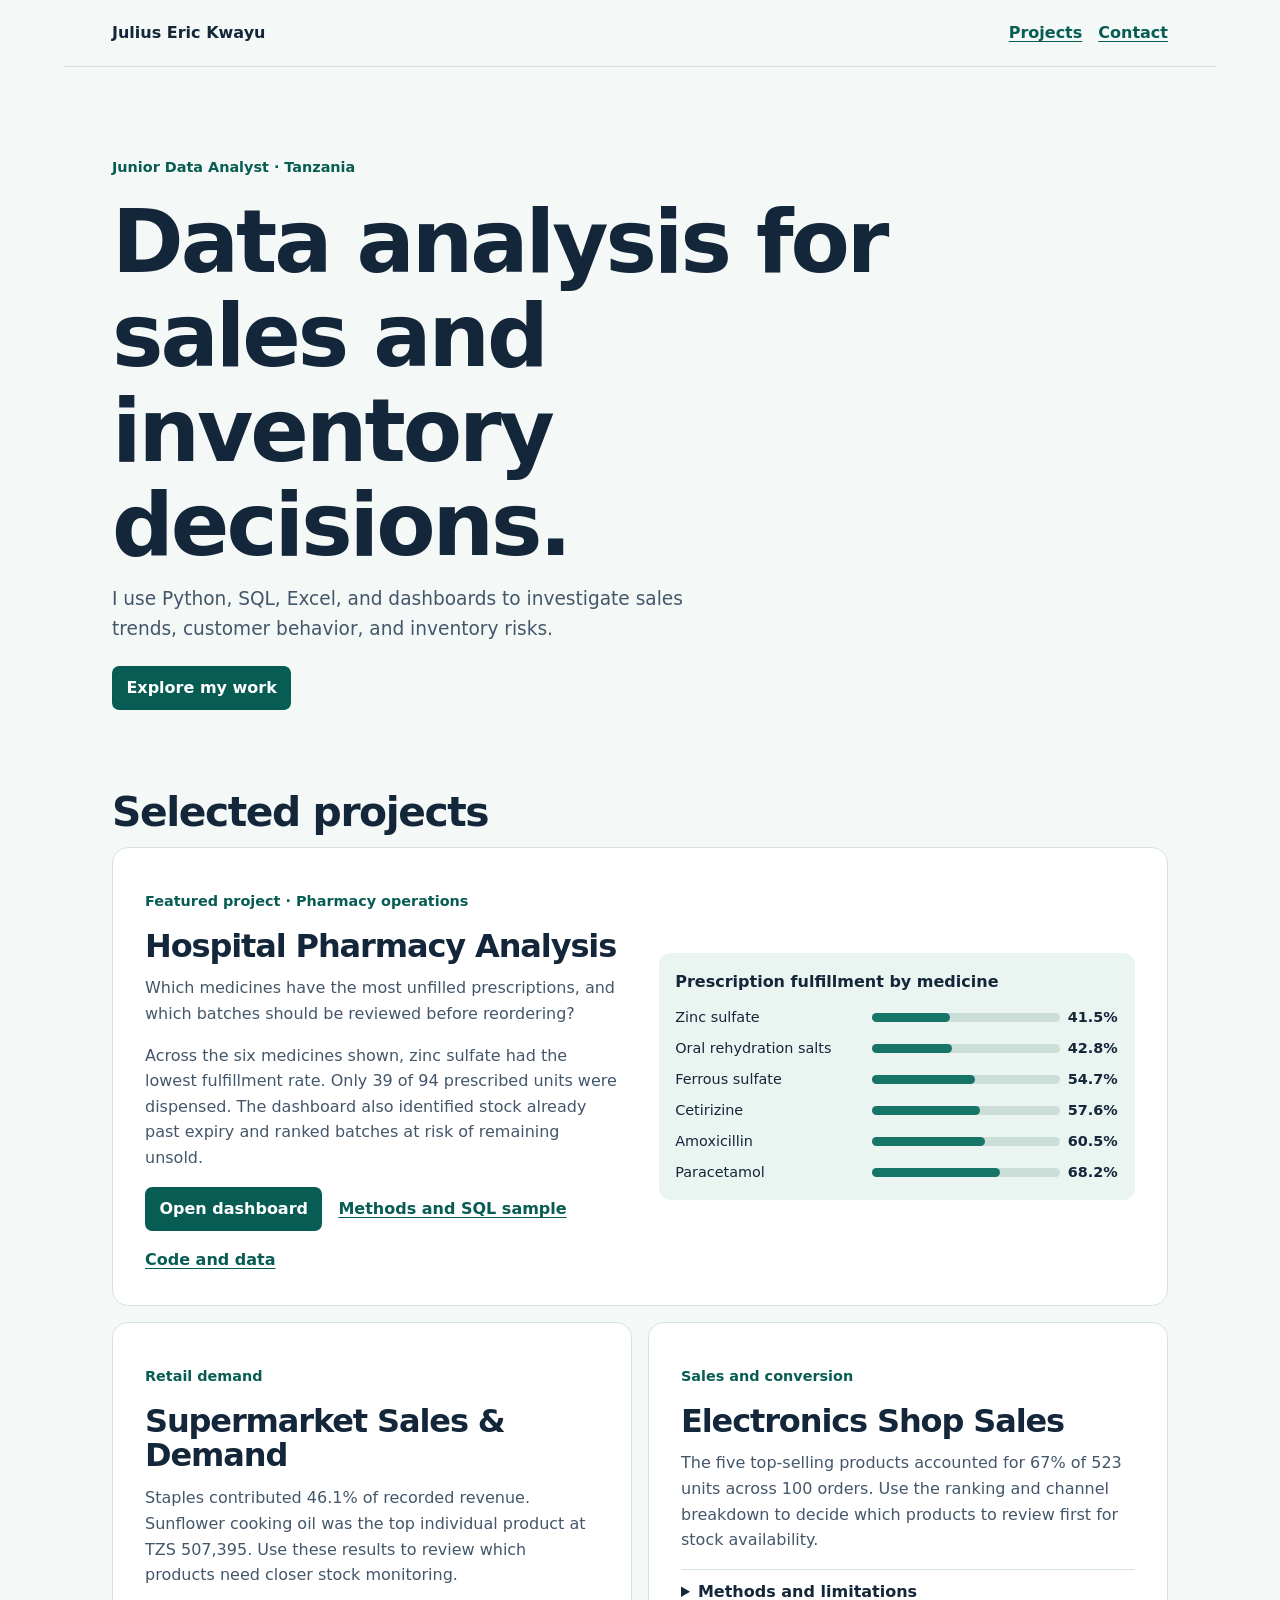
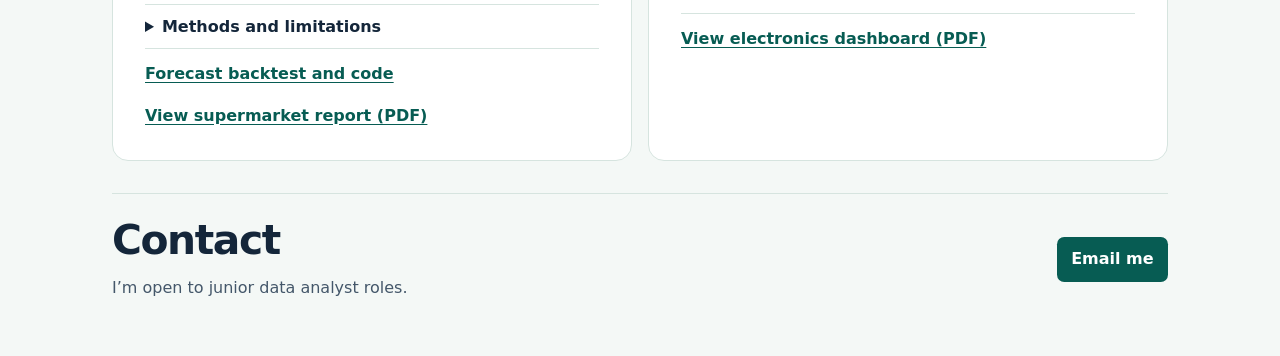
<file: index.html>
<!doctype html>
<html lang="en">
<head>
<meta charset="utf-8">
<meta name="viewport" content="width=device-width, initial-scale=1">
<meta name="description" content="Julius Eric Kwayu, junior data analyst in Tanzania. Explore pharmacy operations, supermarket demand, and electronics sales projects.">
<title>Julius Eric Kwayu | Data Analytics Portfolio</title>
<link rel="stylesheet" href="portfolio.css">
</head>
<body>
<header class="wrap bar">
<a class="name" href="/">Julius Eric Kwayu</a>
<nav aria-label="Main navigation"><a href="#projects">Projects</a><a href="#contact">Contact</a></nav>
</header>
<main class="wrap">
<section class="hero" aria-labelledby="intro">
<p class="label">Junior Data Analyst · Tanzania</p>
<h1 id="intro">Data analysis for sales and inventory decisions.</h1>
<p class="intro">I use Python, SQL, Excel, and dashboards to investigate sales trends, customer behavior, and inventory risks.</p>
<a class="button" href="#projects">Explore my work</a>
</section>

<section id="projects" aria-labelledby="project-title">
<h2 id="project-title">Selected projects</h2>
<article class="featured panel">
<div>
<p class="label">Featured project · Pharmacy operations</p>
<h3>Hospital Pharmacy Analysis</h3>
<p>Which medicines have the most unfilled prescriptions, and which batches should be reviewed before reordering?</p>
<p>Across the six medicines shown, zinc sulfate had the lowest fulfillment rate. Only 39 of 94 prescribed units were dispensed. The dashboard also identified stock already past expiry and ranked batches at risk of remaining unsold.</p>
<div class="actions"><a class="button" href="pharmacy_dashboard.html">Open dashboard</a><a href="pharmacy-methods.html">Methods and SQL sample</a><a href="reproducible-analysis.html">Code and data</a></div>
</div>
<figure aria-label="Prescription fulfillment rates for six medicines">
<figcaption>Prescription fulfillment by medicine</figcaption>
<ul class="chart">
<li><span>Zinc sulfate</span><span class="track"><span style="--rate:41.5%"></span></span><b>41.5%</b></li>
<li><span>Oral rehydration salts</span><span class="track"><span style="--rate:42.8%"></span></span><b>42.8%</b></li>
<li><span>Ferrous sulfate</span><span class="track"><span style="--rate:54.7%"></span></span><b>54.7%</b></li>
<li><span>Cetirizine</span><span class="track"><span style="--rate:57.6%"></span></span><b>57.6%</b></li>
<li><span>Amoxicillin</span><span class="track"><span style="--rate:60.5%"></span></span><b>60.5%</b></li>
<li><span>Paracetamol</span><span class="track"><span style="--rate:68.2%"></span></span><b>68.2%</b></li>
</ul>
</figure>
</article>

<div class="grid">
<article class="panel">
<p class="label">Retail demand</p>
<h3>Supermarket Sales &amp; Demand</h3>
<p>Staples contributed 46.1% of recorded revenue. Sunflower cooking oil was the top individual product at TZS 507,395. Use these results to review which products need closer stock monitoring.</p>
<details><summary>Methods and limitations</summary><p>The report aggregates workbook revenue by product and category, groups units sold into complete Monday–Sunday weeks, and checks 100 transactions using 1.5×IQR limits. It presents a next-full-week projection for black tea, laundry soap, and rice. The report does not document the forecast model or its historical accuracy.</p></details>
<p><a href="reproducible-analysis.html#supermarket">Forecast backtest and code</a></p>
<a href="supermarket-sales-analysis.pdf">View supermarket report (PDF)</a>
</article>
<article class="panel">
<p class="label">Sales and conversion</p>
<h3>Electronics Shop Sales</h3>
<p>The five top-selling products accounted for 67% of 523 units across 100 orders. Use the ranking and channel breakdown to decide which products to review first for stock availability.</p>
<details><summary>Methods and limitations</summary><p>Revenue is quantity ordered multiplied by unit price and then summed by product. The next-quarter mix assumes Q4 2023 shares carry forward. Inquiry and social account fields are simulated. The report gives no ad spend or currency, so it cannot estimate advertising cost per sale or return on ad spend.</p></details>
<a href="electronics-sales-dashboard.pdf">View electronics dashboard (PDF)</a>
</article>
</div>
</section>
<section id="contact" class="contact" aria-labelledby="contact-title">
<div><h2 id="contact-title">Contact</h2><p>I’m open to junior data analyst roles.</p></div>
<a class="button" href="mailto:juliuseric15@gmail.com">Email me</a>
</section>
</main>
</body>
</html>
</file>
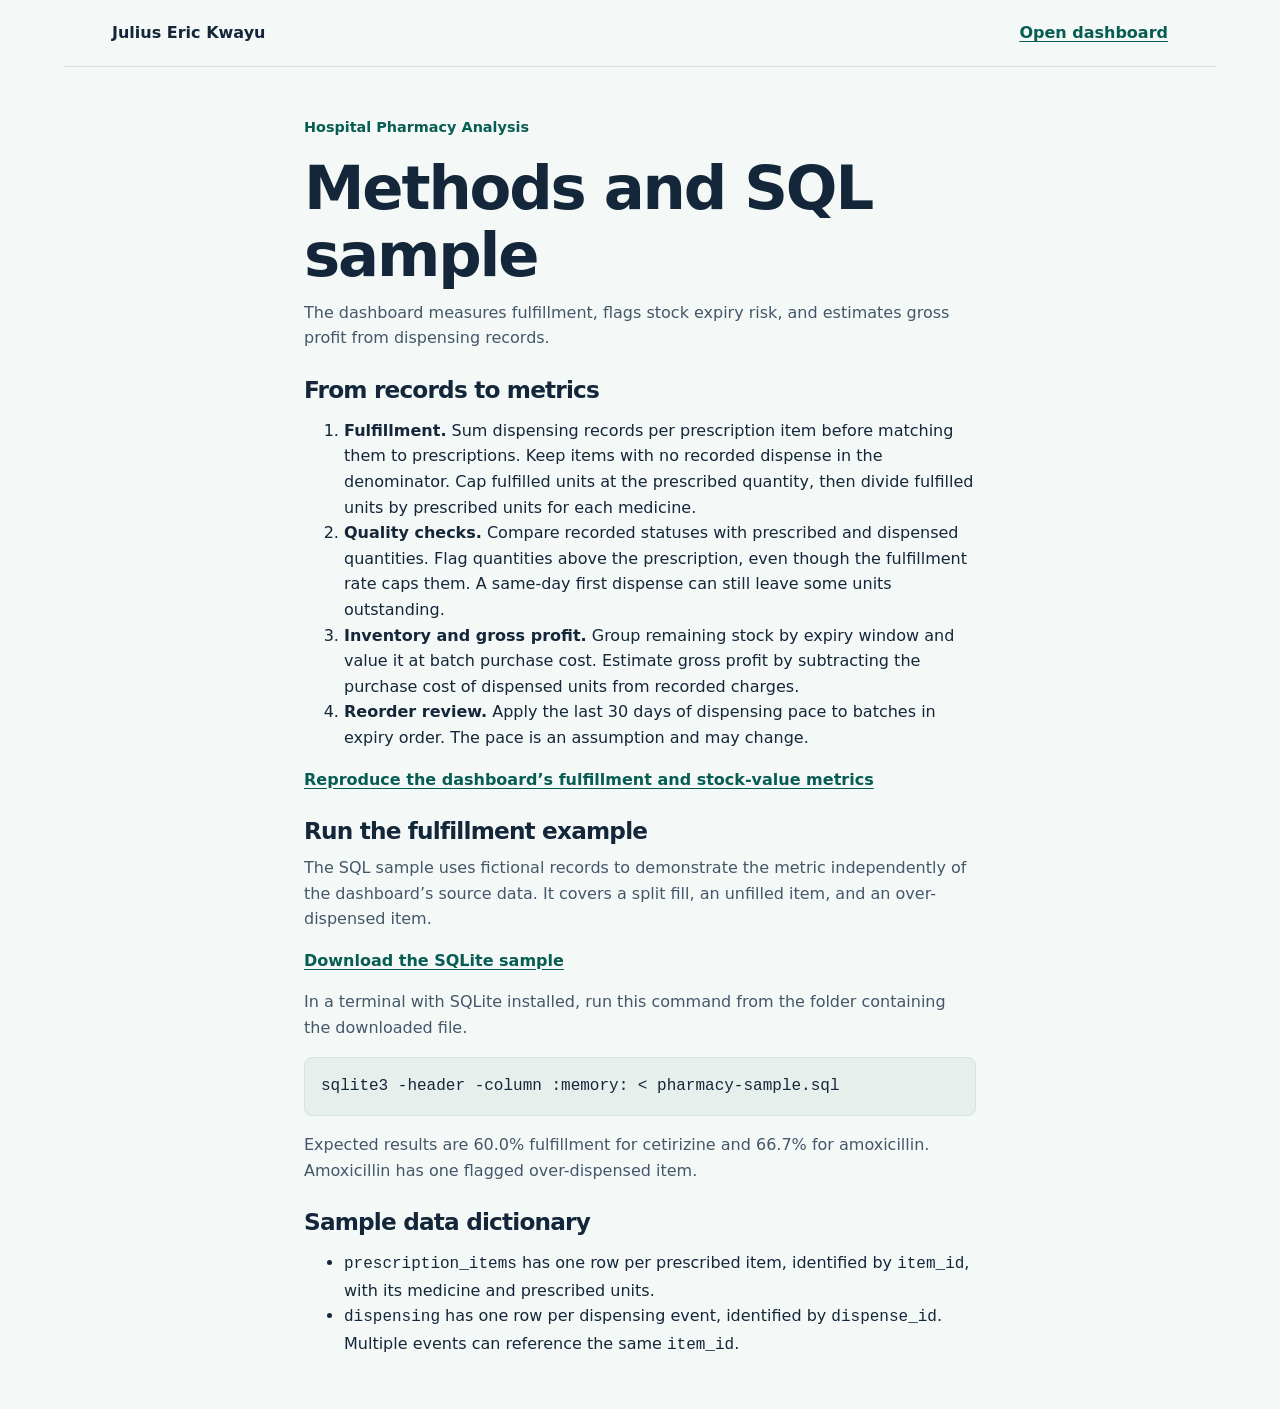
<file: pharmacy-methods.html>
<!doctype html>
<html lang="en">
<head>
<meta charset="utf-8">
<meta name="viewport" content="width=device-width, initial-scale=1">
<title>Pharmacy Analysis Methods | Julius Eric Kwayu</title>
<link rel="stylesheet" href="portfolio.css">
</head>
<body>
<header class="wrap bar"><a class="name" href="index.html#projects">Julius Eric Kwayu</a><a href="pharmacy_dashboard.html">Open dashboard</a></header>
<main class="wrap methods">
<p class="label">Hospital Pharmacy Analysis</p>
<h1>Methods and SQL sample</h1>
<p>The dashboard measures fulfillment, flags stock expiry risk, and estimates gross profit from dispensing records.</p>
<h2>From records to metrics</h2>
<ol>
<li><strong>Fulfillment.</strong> Sum dispensing records per prescription item before matching them to prescriptions. Keep items with no recorded dispense in the denominator. Cap fulfilled units at the prescribed quantity, then divide fulfilled units by prescribed units for each medicine.</li>
<li><strong>Quality checks.</strong> Compare recorded statuses with prescribed and dispensed quantities. Flag quantities above the prescription, even though the fulfillment rate caps them. A same-day first dispense can still leave some units outstanding.</li>
<li><strong>Inventory and gross profit.</strong> Group remaining stock by expiry window and value it at batch purchase cost. Estimate gross profit by subtracting the purchase cost of dispensed units from recorded charges.</li>
<li><strong>Reorder review.</strong> Apply the last 30 days of dispensing pace to batches in expiry order. The pace is an assumption and may change.</li>
</ol>
<p><a href="reproducible-analysis.html">Reproduce the dashboard’s fulfillment and stock-value metrics</a></p>
<h2>Run the fulfillment example</h2>
<p>The SQL sample uses fictional records to demonstrate the metric independently of the dashboard’s source data. It covers a split fill, an unfilled item, and an over-dispensed item.</p>
<p><a href="pharmacy-sample.sql" download>Download the SQLite sample</a></p>
<p>In a terminal with SQLite installed, run this command from the folder containing the downloaded file.</p>
<pre><code>sqlite3 -header -column :memory: &lt; pharmacy-sample.sql</code></pre>
<p>Expected results are 60.0% fulfillment for cetirizine and 66.7% for amoxicillin. Amoxicillin has one flagged over-dispensed item.</p>
<h2>Sample data dictionary</h2>
<ul>
<li><code>prescription_items</code> has one row per prescribed item, identified by <code>item_id</code>, with its medicine and prescribed units.</li>
<li><code>dispensing</code> has one row per dispensing event, identified by <code>dispense_id</code>. Multiple events can reference the same <code>item_id</code>.</li>
</ul>
</main>
</body>
</html>
</file>
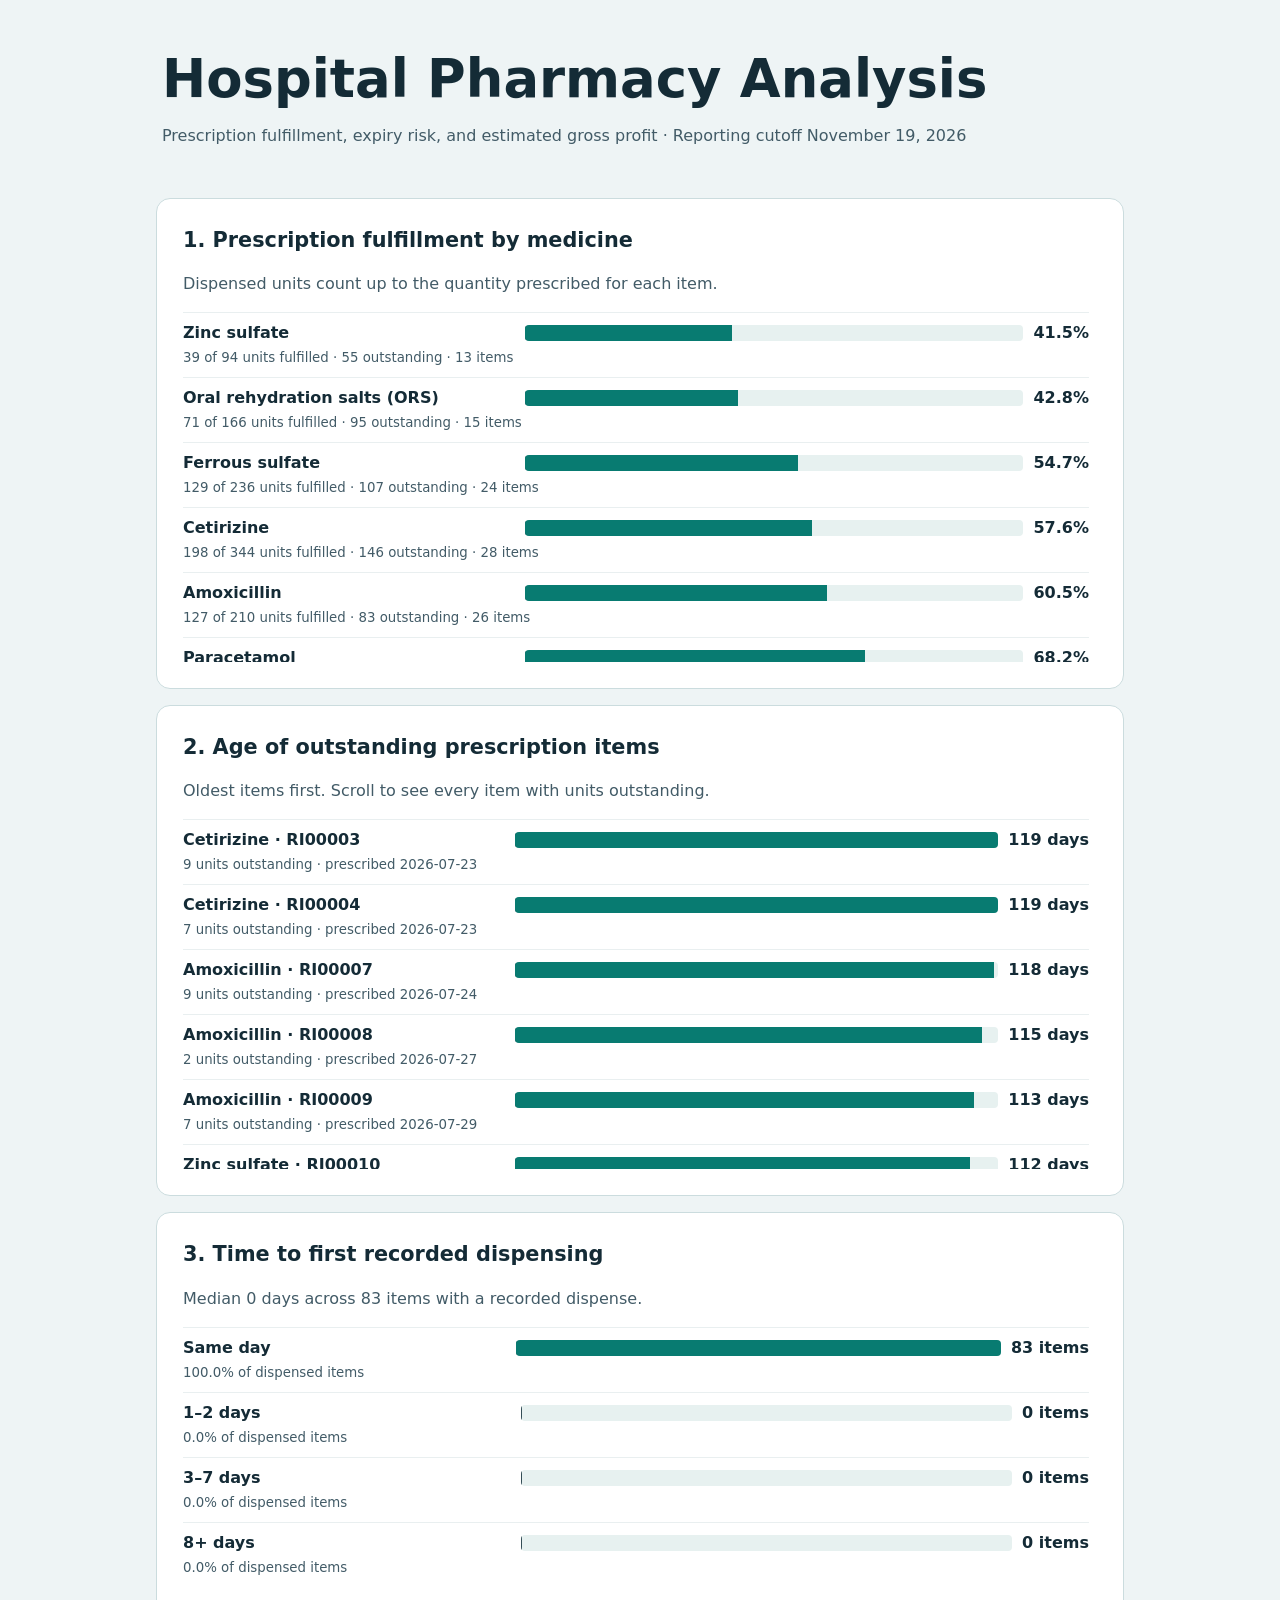
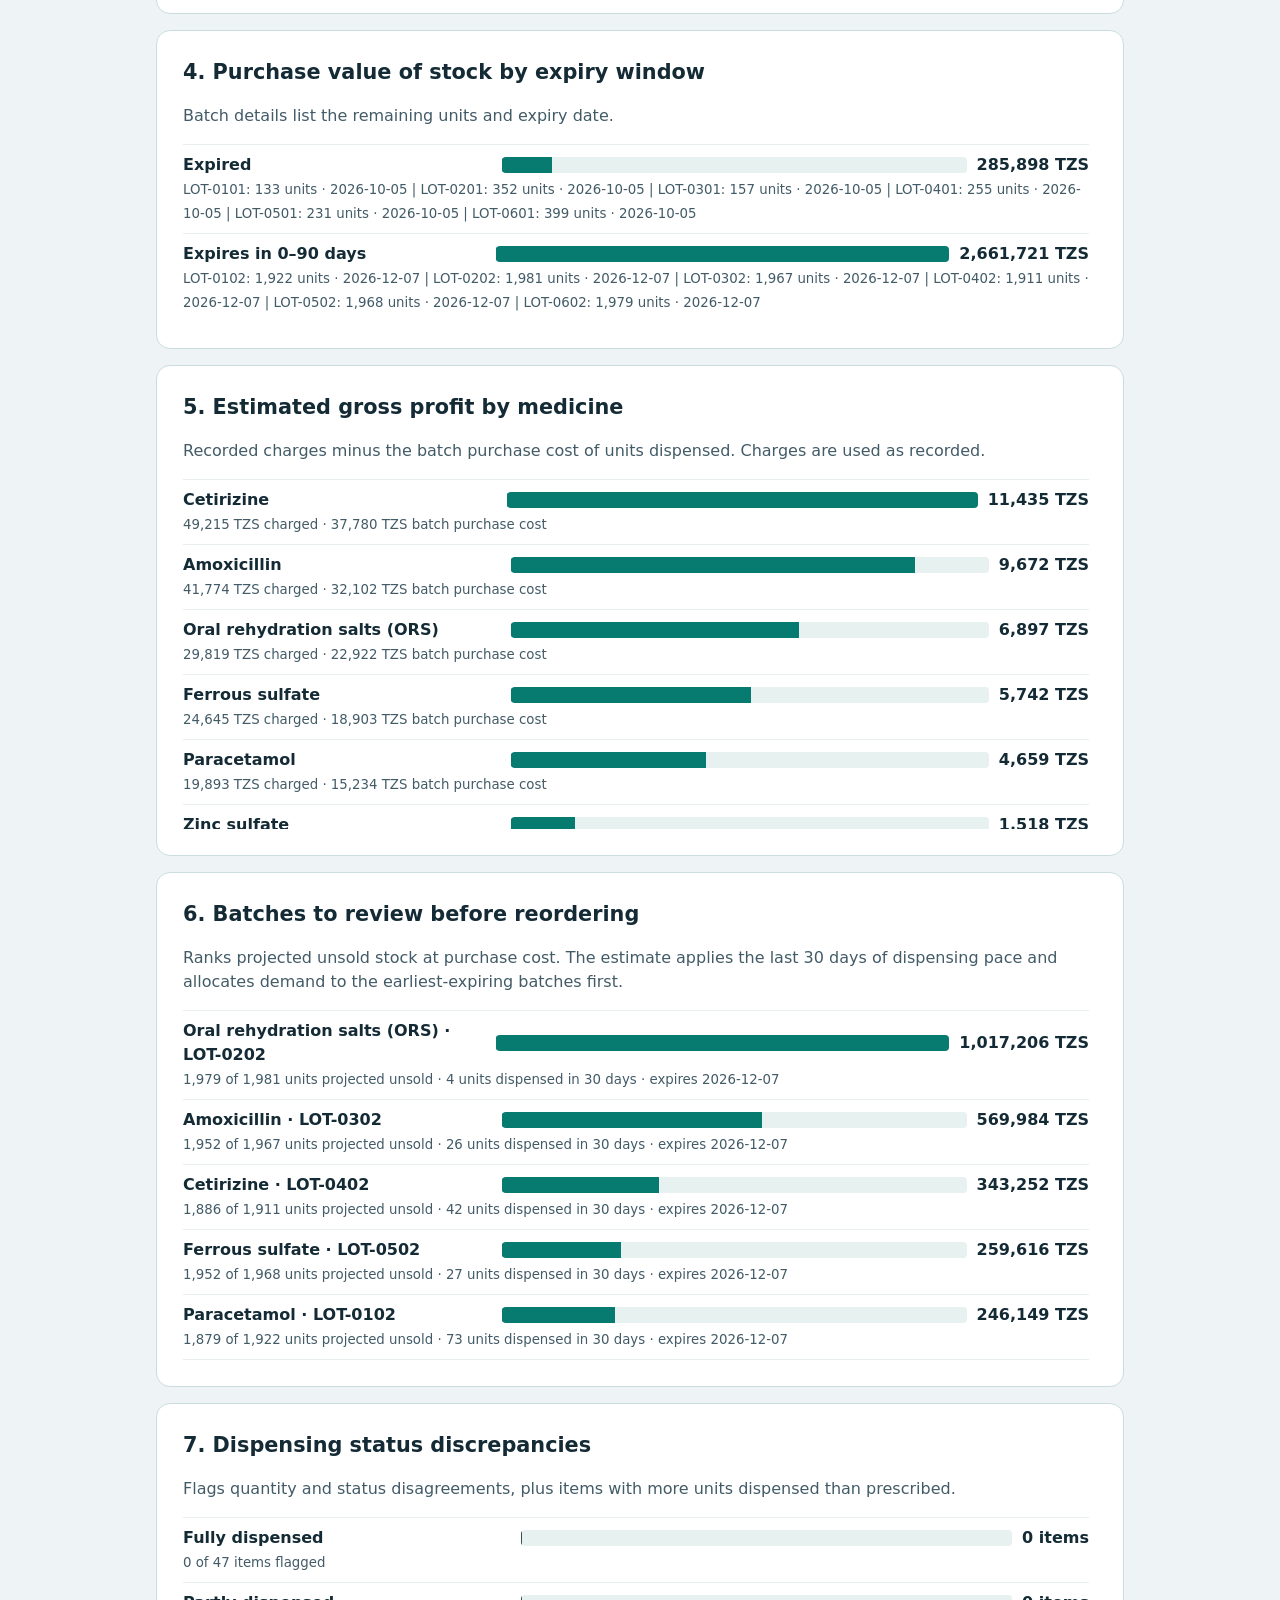
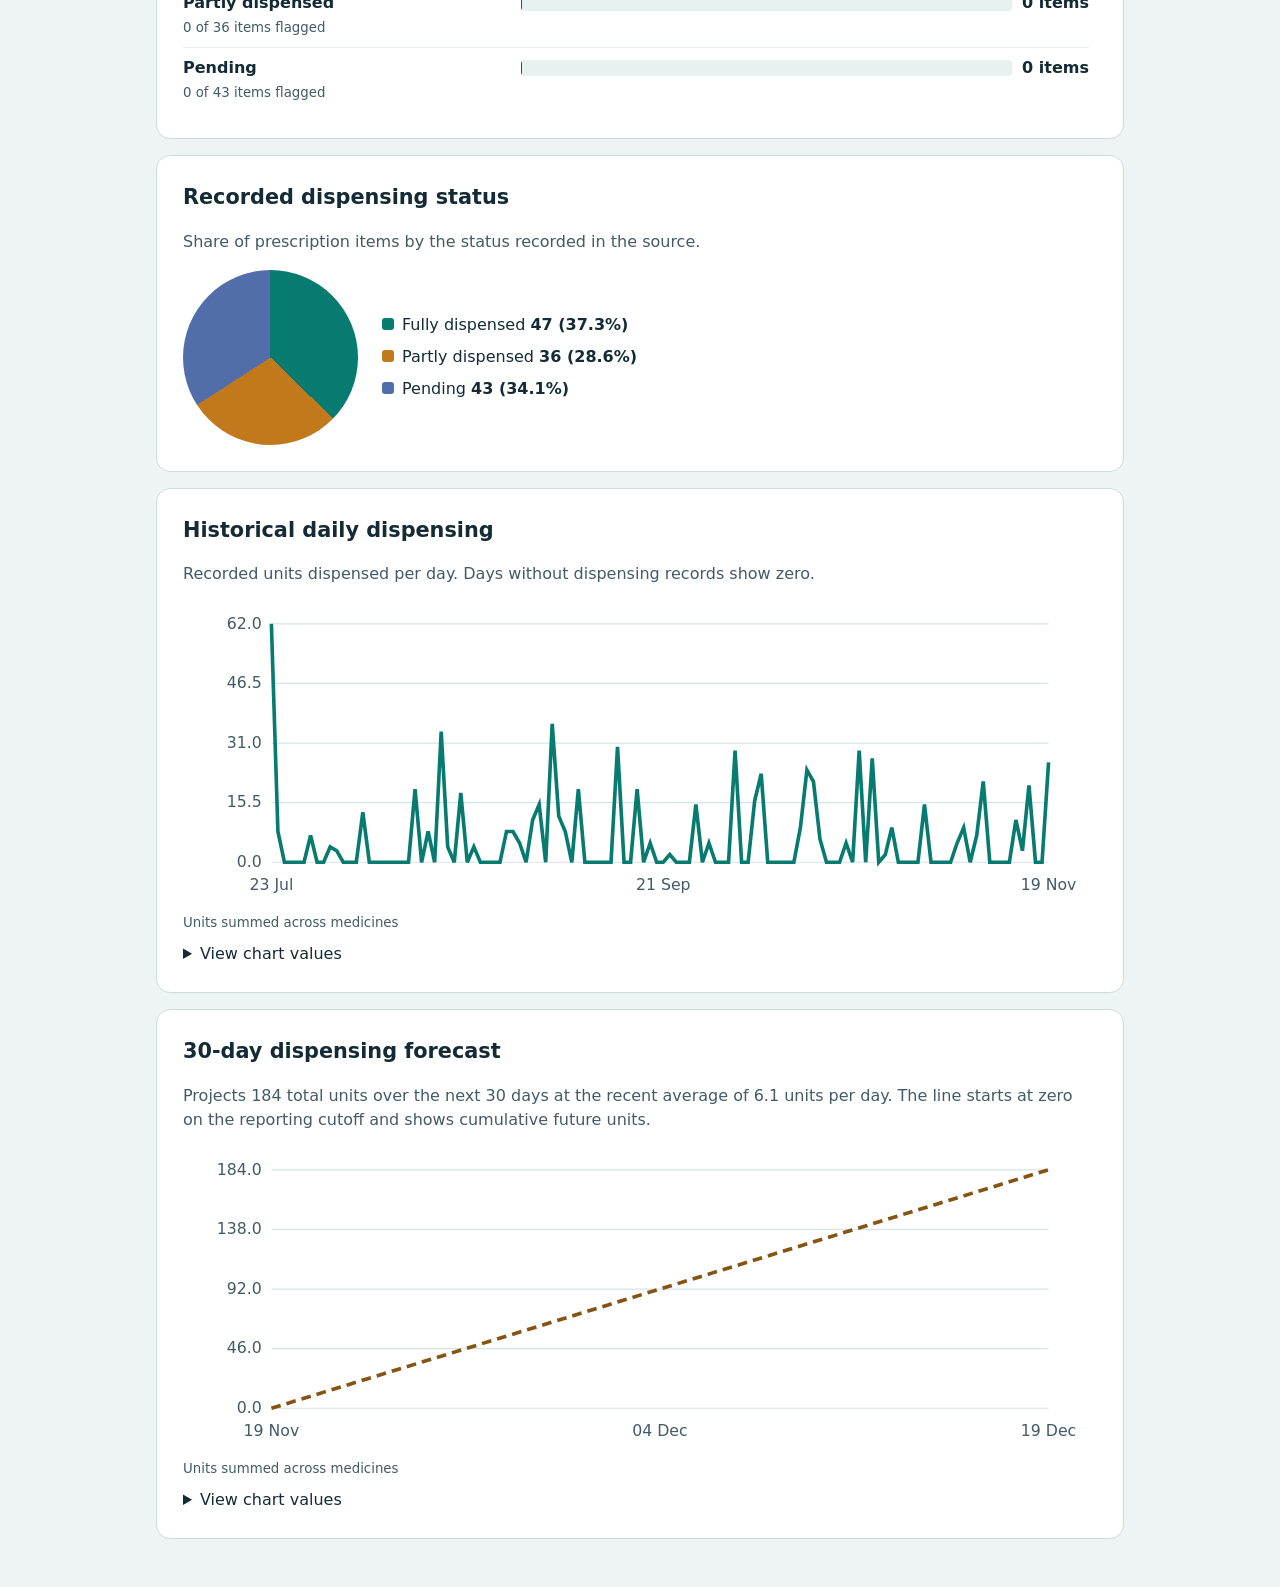
<file: pharmacy_dashboard.html>
<!doctype html>
<html lang="en"><head><meta charset="utf-8">
<meta name="viewport" content="width=device-width, initial-scale=1">
<title>Hospital Pharmacy Analysis</title>
<style>
* { box-sizing: border-box }
body { margin: 0; background: #eef4f5; color: #142b36; font: 16px/1.5 system-ui, sans-serif }
main { max-width: 1000px; margin: auto; padding: 32px 16px }
h1 { margin: 0; font-size: clamp(2rem,5vw,3.3rem); line-height: 1.1 }
header { padding: 18px 6px }
section { margin: 16px 0; padding: clamp(14px,3vw,26px); border: 1px solid #cbdcde; border-radius: 14px; background: white }
h2 { margin: 0; font-size: 1.3rem }
p, small { color: #425b67 }
ol { list-style: none; margin: 0; padding: 0 8px 0 0; max-height: 350px; overflow: auto }
li { padding: 8px 0; border-top: 1px solid #e9eff0 }
.row { display: grid; grid-template-columns: minmax(120px, 1fr) minmax(40px, 1.5fr) auto; gap: 10px; align-items: center }
.track { position: relative; height: 16px; background: #e7f1f0; overflow: hidden; border-radius: 4px }
.bar, .baseline { position: absolute; height: 100%; background: #087b71 }
.baseline { width: 1px; background: #334d56 }
.loss { background: #a63e36 }
b { font-variant-numeric: tabular-nums }
.pie-layout { display: flex; align-items: center; gap: 24px; flex-wrap: wrap }
.pie { width: 175px; aspect-ratio: 1; border-radius: 50% }
.legend { display: grid; gap: 8px }
.swatch { display: inline-block; width: 12px; height: 12px; border-radius: 3px; margin-right: 8px }
.trend { width: 100%; display: block; font: 13px system-ui; fill: #425b67 }
details { margin-top: 8px }
@media(max-width:460px) {
  .row { grid-template-columns: 1fr auto }
  .track { grid-row: 2; grid-column: 1 / -1 }
}
</style></head><body><main>
<header><h1>Hospital Pharmacy Analysis</h1>
<p>Prescription fulfillment, expiry risk, and estimated gross profit · Reporting cutoff November 19, 2026</p></header>
<section><h2>1. Prescription fulfillment by medicine</h2><p>Dispensed units count up to the quantity prescribed for each item.</p><ol tabindex="0" aria-label="Chart values">
        <li><div class="row"><strong>Zinc sulfate</strong>
        <div class="track" aria-hidden="true">
          <i class="baseline" style="left:0.0000%"></i>
          <i class="bar " style="left:0.0000%;width:41.4894%"></i>
        </div><b>41.5%</b></div>
        <small>39 of 94 units fulfilled · 55 outstanding · 13 items</small></li>
        <li><div class="row"><strong>Oral rehydration salts (ORS)</strong>
        <div class="track" aria-hidden="true">
          <i class="baseline" style="left:0.0000%"></i>
          <i class="bar " style="left:0.0000%;width:42.7711%"></i>
        </div><b>42.8%</b></div>
        <small>71 of 166 units fulfilled · 95 outstanding · 15 items</small></li>
        <li><div class="row"><strong>Ferrous sulfate</strong>
        <div class="track" aria-hidden="true">
          <i class="baseline" style="left:0.0000%"></i>
          <i class="bar " style="left:0.0000%;width:54.6610%"></i>
        </div><b>54.7%</b></div>
        <small>129 of 236 units fulfilled · 107 outstanding · 24 items</small></li>
        <li><div class="row"><strong>Cetirizine</strong>
        <div class="track" aria-hidden="true">
          <i class="baseline" style="left:0.0000%"></i>
          <i class="bar " style="left:0.0000%;width:57.5581%"></i>
        </div><b>57.6%</b></div>
        <small>198 of 344 units fulfilled · 146 outstanding · 28 items</small></li>
        <li><div class="row"><strong>Amoxicillin</strong>
        <div class="track" aria-hidden="true">
          <i class="baseline" style="left:0.0000%"></i>
          <i class="bar " style="left:0.0000%;width:60.4762%"></i>
        </div><b>60.5%</b></div>
        <small>127 of 210 units fulfilled · 83 outstanding · 26 items</small></li>
        <li><div class="row"><strong>Paracetamol</strong>
        <div class="track" aria-hidden="true">
          <i class="baseline" style="left:0.0000%"></i>
          <i class="bar " style="left:0.0000%;width:68.1818%"></i>
        </div><b>68.2%</b></div>
        <small>135 of 198 units fulfilled · 63 outstanding · 20 items</small></li></ol></section><section><h2>2. Age of outstanding prescription items</h2><p>Oldest items first. Scroll to see every item with units outstanding.</p><ol tabindex="0" aria-label="Chart values">
        <li><div class="row"><strong>Cetirizine · RI00003</strong>
        <div class="track" aria-hidden="true">
          <i class="baseline" style="left:0.0000%"></i>
          <i class="bar " style="left:0.0000%;width:100.0000%"></i>
        </div><b>119 days</b></div>
        <small>9 units outstanding · prescribed 2026-07-23</small></li>
        <li><div class="row"><strong>Cetirizine · RI00004</strong>
        <div class="track" aria-hidden="true">
          <i class="baseline" style="left:0.0000%"></i>
          <i class="bar " style="left:0.0000%;width:100.0000%"></i>
        </div><b>119 days</b></div>
        <small>7 units outstanding · prescribed 2026-07-23</small></li>
        <li><div class="row"><strong>Amoxicillin · RI00007</strong>
        <div class="track" aria-hidden="true">
          <i class="baseline" style="left:0.0000%"></i>
          <i class="bar " style="left:0.0000%;width:99.1597%"></i>
        </div><b>118 days</b></div>
        <small>9 units outstanding · prescribed 2026-07-24</small></li>
        <li><div class="row"><strong>Amoxicillin · RI00008</strong>
        <div class="track" aria-hidden="true">
          <i class="baseline" style="left:0.0000%"></i>
          <i class="bar " style="left:0.0000%;width:96.6387%"></i>
        </div><b>115 days</b></div>
        <small>2 units outstanding · prescribed 2026-07-27</small></li>
        <li><div class="row"><strong>Amoxicillin · RI00009</strong>
        <div class="track" aria-hidden="true">
          <i class="baseline" style="left:0.0000%"></i>
          <i class="bar " style="left:0.0000%;width:94.9580%"></i>
        </div><b>113 days</b></div>
        <small>7 units outstanding · prescribed 2026-07-29</small></li>
        <li><div class="row"><strong>Zinc sulfate · RI00010</strong>
        <div class="track" aria-hidden="true">
          <i class="baseline" style="left:0.0000%"></i>
          <i class="bar " style="left:0.0000%;width:94.1176%"></i>
        </div><b>112 days</b></div>
        <small>5 units outstanding · prescribed 2026-07-30</small></li>
        <li><div class="row"><strong>Cetirizine · RI00011</strong>
        <div class="track" aria-hidden="true">
          <i class="baseline" style="left:0.0000%"></i>
          <i class="bar " style="left:0.0000%;width:94.1176%"></i>
        </div><b>112 days</b></div>
        <small>15 units outstanding · prescribed 2026-07-30</small></li>
        <li><div class="row"><strong>Amoxicillin · RI00013</strong>
        <div class="track" aria-hidden="true">
          <i class="baseline" style="left:0.0000%"></i>
          <i class="bar " style="left:0.0000%;width:91.5966%"></i>
        </div><b>109 days</b></div>
        <small>3 units outstanding · prescribed 2026-08-02</small></li>
        <li><div class="row"><strong>Oral rehydration salts (ORS) · RI00014</strong>
        <div class="track" aria-hidden="true">
          <i class="baseline" style="left:0.0000%"></i>
          <i class="bar " style="left:0.0000%;width:90.7563%"></i>
        </div><b>108 days</b></div>
        <small>19 units outstanding · prescribed 2026-08-03</small></li>
        <li><div class="row"><strong>Zinc sulfate · RI00017</strong>
        <div class="track" aria-hidden="true">
          <i class="baseline" style="left:0.0000%"></i>
          <i class="bar " style="left:0.0000%;width:82.3529%"></i>
        </div><b>98 days</b></div>
        <small>11 units outstanding · prescribed 2026-08-13</small></li>
        <li><div class="row"><strong>Cetirizine · RI00019</strong>
        <div class="track" aria-hidden="true">
          <i class="baseline" style="left:0.0000%"></i>
          <i class="bar " style="left:0.0000%;width:79.8319%"></i>
        </div><b>95 days</b></div>
        <small>8 units outstanding · prescribed 2026-08-16</small></li>
        <li><div class="row"><strong>Zinc sulfate · RI00020</strong>
        <div class="track" aria-hidden="true">
          <i class="baseline" style="left:0.0000%"></i>
          <i class="bar " style="left:0.0000%;width:78.9916%"></i>
        </div><b>94 days</b></div>
        <small>9 units outstanding · prescribed 2026-08-17</small></li>
        <li><div class="row"><strong>Ferrous sulfate · RI00021</strong>
        <div class="track" aria-hidden="true">
          <i class="baseline" style="left:0.0000%"></i>
          <i class="bar " style="left:0.0000%;width:78.9916%"></i>
        </div><b>94 days</b></div>
        <small>11 units outstanding · prescribed 2026-08-17</small></li>
        <li><div class="row"><strong>Oral rehydration salts (ORS) · RI00024</strong>
        <div class="track" aria-hidden="true">
          <i class="baseline" style="left:0.0000%"></i>
          <i class="bar " style="left:0.0000%;width:77.3109%"></i>
        </div><b>92 days</b></div>
        <small>4 units outstanding · prescribed 2026-08-19</small></li>
        <li><div class="row"><strong>Amoxicillin · RI00027</strong>
        <div class="track" aria-hidden="true">
          <i class="baseline" style="left:0.0000%"></i>
          <i class="bar " style="left:0.0000%;width:73.9496%"></i>
        </div><b>88 days</b></div>
        <small>4 units outstanding · prescribed 2026-08-23</small></li>
        <li><div class="row"><strong>Cetirizine · RI00028</strong>
        <div class="track" aria-hidden="true">
          <i class="baseline" style="left:0.0000%"></i>
          <i class="bar " style="left:0.0000%;width:73.1092%"></i>
        </div><b>87 days</b></div>
        <small>13 units outstanding · prescribed 2026-08-24</small></li>
        <li><div class="row"><strong>Amoxicillin · RI00029</strong>
        <div class="track" aria-hidden="true">
          <i class="baseline" style="left:0.0000%"></i>
          <i class="bar " style="left:0.0000%;width:73.1092%"></i>
        </div><b>87 days</b></div>
        <small>13 units outstanding · prescribed 2026-08-24</small></li>
        <li><div class="row"><strong>Amoxicillin · RI00031</strong>
        <div class="track" aria-hidden="true">
          <i class="baseline" style="left:0.0000%"></i>
          <i class="bar " style="left:0.0000%;width:68.9076%"></i>
        </div><b>82 days</b></div>
        <small>3 units outstanding · prescribed 2026-08-29</small></li>
        <li><div class="row"><strong>Cetirizine · RI00032</strong>
        <div class="track" aria-hidden="true">
          <i class="baseline" style="left:0.0000%"></i>
          <i class="bar " style="left:0.0000%;width:68.9076%"></i>
        </div><b>82 days</b></div>
        <small>7 units outstanding · prescribed 2026-08-29</small></li>
        <li><div class="row"><strong>Zinc sulfate · RI00033</strong>
        <div class="track" aria-hidden="true">
          <i class="baseline" style="left:0.0000%"></i>
          <i class="bar " style="left:0.0000%;width:68.9076%"></i>
        </div><b>82 days</b></div>
        <small>3 units outstanding · prescribed 2026-08-29</small></li>
        <li><div class="row"><strong>Cetirizine · RI00034</strong>
        <div class="track" aria-hidden="true">
          <i class="baseline" style="left:0.0000%"></i>
          <i class="bar " style="left:0.0000%;width:68.9076%"></i>
        </div><b>82 days</b></div>
        <small>7 units outstanding · prescribed 2026-08-29</small></li>
        <li><div class="row"><strong>Zinc sulfate · RI00035</strong>
        <div class="track" aria-hidden="true">
          <i class="baseline" style="left:0.0000%"></i>
          <i class="bar " style="left:0.0000%;width:68.0672%"></i>
        </div><b>81 days</b></div>
        <small>5 units outstanding · prescribed 2026-08-30</small></li>
        <li><div class="row"><strong>Oral rehydration salts (ORS) · RI00036</strong>
        <div class="track" aria-hidden="true">
          <i class="baseline" style="left:0.0000%"></i>
          <i class="bar " style="left:0.0000%;width:67.2269%"></i>
        </div><b>80 days</b></div>
        <small>13 units outstanding · prescribed 2026-08-31</small></li>
        <li><div class="row"><strong>Oral rehydration salts (ORS) · RI00038</strong>
        <div class="track" aria-hidden="true">
          <i class="baseline" style="left:0.0000%"></i>
          <i class="bar " style="left:0.0000%;width:65.5462%"></i>
        </div><b>78 days</b></div>
        <small>8 units outstanding · prescribed 2026-09-02</small></li>
        <li><div class="row"><strong>Ferrous sulfate · RI00039</strong>
        <div class="track" aria-hidden="true">
          <i class="baseline" style="left:0.0000%"></i>
          <i class="bar " style="left:0.0000%;width:65.5462%"></i>
        </div><b>78 days</b></div>
        <small>8 units outstanding · prescribed 2026-09-02</small></li>
        <li><div class="row"><strong>Ferrous sulfate · RI00040</strong>
        <div class="track" aria-hidden="true">
          <i class="baseline" style="left:0.0000%"></i>
          <i class="bar " style="left:0.0000%;width:63.8655%"></i>
        </div><b>76 days</b></div>
        <small>6 units outstanding · prescribed 2026-09-04</small></li>
        <li><div class="row"><strong>Amoxicillin · RI00041</strong>
        <div class="track" aria-hidden="true">
          <i class="baseline" style="left:0.0000%"></i>
          <i class="bar " style="left:0.0000%;width:63.8655%"></i>
        </div><b>76 days</b></div>
        <small>6 units outstanding · prescribed 2026-09-04</small></li>
        <li><div class="row"><strong>Cetirizine · RI00044</strong>
        <div class="track" aria-hidden="true">
          <i class="baseline" style="left:0.0000%"></i>
          <i class="bar " style="left:0.0000%;width:63.8655%"></i>
        </div><b>76 days</b></div>
        <small>8 units outstanding · prescribed 2026-09-04</small></li>
        <li><div class="row"><strong>Amoxicillin · RI00045</strong>
        <div class="track" aria-hidden="true">
          <i class="baseline" style="left:0.0000%"></i>
          <i class="bar " style="left:0.0000%;width:63.8655%"></i>
        </div><b>76 days</b></div>
        <small>9 units outstanding · prescribed 2026-09-04</small></li>
        <li><div class="row"><strong>Cetirizine · RI00047</strong>
        <div class="track" aria-hidden="true">
          <i class="baseline" style="left:0.0000%"></i>
          <i class="bar " style="left:0.0000%;width:62.1849%"></i>
        </div><b>74 days</b></div>
        <small>5 units outstanding · prescribed 2026-09-06</small></li>
        <li><div class="row"><strong>Ferrous sulfate · RI00048</strong>
        <div class="track" aria-hidden="true">
          <i class="baseline" style="left:0.0000%"></i>
          <i class="bar " style="left:0.0000%;width:62.1849%"></i>
        </div><b>74 days</b></div>
        <small>4 units outstanding · prescribed 2026-09-06</small></li>
        <li><div class="row"><strong>Paracetamol · RI00049</strong>
        <div class="track" aria-hidden="true">
          <i class="baseline" style="left:0.0000%"></i>
          <i class="bar " style="left:0.0000%;width:60.5042%"></i>
        </div><b>72 days</b></div>
        <small>5 units outstanding · prescribed 2026-09-08</small></li>
        <li><div class="row"><strong>Ferrous sulfate · RI00051</strong>
        <div class="track" aria-hidden="true">
          <i class="baseline" style="left:0.0000%"></i>
          <i class="bar " style="left:0.0000%;width:60.5042%"></i>
        </div><b>72 days</b></div>
        <small>3 units outstanding · prescribed 2026-09-08</small></li>
        <li><div class="row"><strong>Cetirizine · RI00052</strong>
        <div class="track" aria-hidden="true">
          <i class="baseline" style="left:0.0000%"></i>
          <i class="bar " style="left:0.0000%;width:60.5042%"></i>
        </div><b>72 days</b></div>
        <small>7 units outstanding · prescribed 2026-09-08</small></li>
        <li><div class="row"><strong>Cetirizine · RI00055</strong>
        <div class="track" aria-hidden="true">
          <i class="baseline" style="left:0.0000%"></i>
          <i class="bar " style="left:0.0000%;width:55.4622%"></i>
        </div><b>66 days</b></div>
        <small>8 units outstanding · prescribed 2026-09-14</small></li>
        <li><div class="row"><strong>Cetirizine · RI00056</strong>
        <div class="track" aria-hidden="true">
          <i class="baseline" style="left:0.0000%"></i>
          <i class="bar " style="left:0.0000%;width:55.4622%"></i>
        </div><b>66 days</b></div>
        <small>7 units outstanding · prescribed 2026-09-14</small></li>
        <li><div class="row"><strong>Ferrous sulfate · RI00059</strong>
        <div class="track" aria-hidden="true">
          <i class="baseline" style="left:0.0000%"></i>
          <i class="bar " style="left:0.0000%;width:51.2605%"></i>
        </div><b>61 days</b></div>
        <small>6 units outstanding · prescribed 2026-09-19</small></li>
        <li><div class="row"><strong>Zinc sulfate · RI00060</strong>
        <div class="track" aria-hidden="true">
          <i class="baseline" style="left:0.0000%"></i>
          <i class="bar " style="left:0.0000%;width:51.2605%"></i>
        </div><b>61 days</b></div>
        <small>5 units outstanding · prescribed 2026-09-19</small></li>
        <li><div class="row"><strong>Paracetamol · RI00061</strong>
        <div class="track" aria-hidden="true">
          <i class="baseline" style="left:0.0000%"></i>
          <i class="bar " style="left:0.0000%;width:48.7395%"></i>
        </div><b>58 days</b></div>
        <small>2 units outstanding · prescribed 2026-09-22</small></li>
        <li><div class="row"><strong>Ferrous sulfate · RI00062</strong>
        <div class="track" aria-hidden="true">
          <i class="baseline" style="left:0.0000%"></i>
          <i class="bar " style="left:0.0000%;width:46.2185%"></i>
        </div><b>55 days</b></div>
        <small>7 units outstanding · prescribed 2026-09-25</small></li>
        <li><div class="row"><strong>Ferrous sulfate · RI00065</strong>
        <div class="track" aria-hidden="true">
          <i class="baseline" style="left:0.0000%"></i>
          <i class="bar " style="left:0.0000%;width:43.6975%"></i>
        </div><b>52 days</b></div>
        <small>3 units outstanding · prescribed 2026-09-28</small></li>
        <li><div class="row"><strong>Zinc sulfate · RI00066</strong>
        <div class="track" aria-hidden="true">
          <i class="baseline" style="left:0.0000%"></i>
          <i class="bar " style="left:0.0000%;width:43.6975%"></i>
        </div><b>52 days</b></div>
        <small>3 units outstanding · prescribed 2026-09-28</small></li>
        <li><div class="row"><strong>Cetirizine · RI00067</strong>
        <div class="track" aria-hidden="true">
          <i class="baseline" style="left:0.0000%"></i>
          <i class="bar " style="left:0.0000%;width:42.0168%"></i>
        </div><b>50 days</b></div>
        <small>16 units outstanding · prescribed 2026-09-30</small></li>
        <li><div class="row"><strong>Ferrous sulfate · RI00070</strong>
        <div class="track" aria-hidden="true">
          <i class="baseline" style="left:0.0000%"></i>
          <i class="bar " style="left:0.0000%;width:38.6555%"></i>
        </div><b>46 days</b></div>
        <small>7 units outstanding · prescribed 2026-10-04</small></li>
        <li><div class="row"><strong>Oral rehydration salts (ORS) · RI00072</strong>
        <div class="track" aria-hidden="true">
          <i class="baseline" style="left:0.0000%"></i>
          <i class="bar " style="left:0.0000%;width:37.8151%"></i>
        </div><b>45 days</b></div>
        <small>2 units outstanding · prescribed 2026-10-05</small></li>
        <li><div class="row"><strong>Amoxicillin · RI00073</strong>
        <div class="track" aria-hidden="true">
          <i class="baseline" style="left:0.0000%"></i>
          <i class="bar " style="left:0.0000%;width:37.8151%"></i>
        </div><b>45 days</b></div>
        <small>2 units outstanding · prescribed 2026-10-05</small></li>
        <li><div class="row"><strong>Amoxicillin · RI00076</strong>
        <div class="track" aria-hidden="true">
          <i class="baseline" style="left:0.0000%"></i>
          <i class="bar " style="left:0.0000%;width:31.9328%"></i>
        </div><b>38 days</b></div>
        <small>1 units outstanding · prescribed 2026-10-12</small></li>
        <li><div class="row"><strong>Oral rehydration salts (ORS) · RI00077</strong>
        <div class="track" aria-hidden="true">
          <i class="baseline" style="left:0.0000%"></i>
          <i class="bar " style="left:0.0000%;width:31.9328%"></i>
        </div><b>38 days</b></div>
        <small>8 units outstanding · prescribed 2026-10-12</small></li>
        <li><div class="row"><strong>Zinc sulfate · RI00080</strong>
        <div class="track" aria-hidden="true">
          <i class="baseline" style="left:0.0000%"></i>
          <i class="bar " style="left:0.0000%;width:30.2521%"></i>
        </div><b>36 days</b></div>
        <small>2 units outstanding · prescribed 2026-10-14</small></li>
        <li><div class="row"><strong>Paracetamol · RI00081</strong>
        <div class="track" aria-hidden="true">
          <i class="baseline" style="left:0.0000%"></i>
          <i class="bar " style="left:0.0000%;width:30.2521%"></i>
        </div><b>36 days</b></div>
        <small>20 units outstanding · prescribed 2026-10-14</small></li>
        <li><div class="row"><strong>Amoxicillin · RI00082</strong>
        <div class="track" aria-hidden="true">
          <i class="baseline" style="left:0.0000%"></i>
          <i class="bar " style="left:0.0000%;width:30.2521%"></i>
        </div><b>36 days</b></div>
        <small>4 units outstanding · prescribed 2026-10-14</small></li>
        <li><div class="row"><strong>Paracetamol · RI00085</strong>
        <div class="track" aria-hidden="true">
          <i class="baseline" style="left:0.0000%"></i>
          <i class="bar " style="left:0.0000%;width:29.4118%"></i>
        </div><b>35 days</b></div>
        <small>5 units outstanding · prescribed 2026-10-15</small></li>
        <li><div class="row"><strong>Cetirizine · RI00086</strong>
        <div class="track" aria-hidden="true">
          <i class="baseline" style="left:0.0000%"></i>
          <i class="bar " style="left:0.0000%;width:29.4118%"></i>
        </div><b>35 days</b></div>
        <small>2 units outstanding · prescribed 2026-10-15</small></li>
        <li><div class="row"><strong>Cetirizine · RI00087</strong>
        <div class="track" aria-hidden="true">
          <i class="baseline" style="left:0.0000%"></i>
          <i class="bar " style="left:0.0000%;width:29.4118%"></i>
        </div><b>35 days</b></div>
        <small>2 units outstanding · prescribed 2026-10-15</small></li>
        <li><div class="row"><strong>Ferrous sulfate · RI00088</strong>
        <div class="track" aria-hidden="true">
          <i class="baseline" style="left:0.0000%"></i>
          <i class="bar " style="left:0.0000%;width:26.0504%"></i>
        </div><b>31 days</b></div>
        <small>6 units outstanding · prescribed 2026-10-19</small></li>
        <li><div class="row"><strong>Amoxicillin · RI00089</strong>
        <div class="track" aria-hidden="true">
          <i class="baseline" style="left:0.0000%"></i>
          <i class="bar " style="left:0.0000%;width:26.0504%"></i>
        </div><b>31 days</b></div>
        <small>3 units outstanding · prescribed 2026-10-19</small></li>
        <li><div class="row"><strong>Oral rehydration salts (ORS) · RI00092</strong>
        <div class="track" aria-hidden="true">
          <i class="baseline" style="left:0.0000%"></i>
          <i class="bar " style="left:0.0000%;width:24.3697%"></i>
        </div><b>29 days</b></div>
        <small>4 units outstanding · prescribed 2026-10-21</small></li>
        <li><div class="row"><strong>Ferrous sulfate · RI00093</strong>
        <div class="track" aria-hidden="true">
          <i class="baseline" style="left:0.0000%"></i>
          <i class="bar " style="left:0.0000%;width:24.3697%"></i>
        </div><b>29 days</b></div>
        <small>6 units outstanding · prescribed 2026-10-21</small></li>
        <li><div class="row"><strong>Amoxicillin · RI00096</strong>
        <div class="track" aria-hidden="true">
          <i class="baseline" style="left:0.0000%"></i>
          <i class="bar " style="left:0.0000%;width:21.0084%"></i>
        </div><b>25 days</b></div>
        <small>2 units outstanding · prescribed 2026-10-25</small></li>
        <li><div class="row"><strong>Oral rehydration salts (ORS) · RI00097</strong>
        <div class="track" aria-hidden="true">
          <i class="baseline" style="left:0.0000%"></i>
          <i class="bar " style="left:0.0000%;width:21.0084%"></i>
        </div><b>25 days</b></div>
        <small>11 units outstanding · prescribed 2026-10-25</small></li>
        <li><div class="row"><strong>Paracetamol · RI00099</strong>
        <div class="track" aria-hidden="true">
          <i class="baseline" style="left:0.0000%"></i>
          <i class="bar " style="left:0.0000%;width:20.1681%"></i>
        </div><b>24 days</b></div>
        <small>9 units outstanding · prescribed 2026-10-26</small></li>
        <li><div class="row"><strong>Cetirizine · RI00100</strong>
        <div class="track" aria-hidden="true">
          <i class="baseline" style="left:0.0000%"></i>
          <i class="bar " style="left:0.0000%;width:17.6471%"></i>
        </div><b>21 days</b></div>
        <small>16 units outstanding · prescribed 2026-10-29</small></li>
        <li><div class="row"><strong>Ferrous sulfate · RI00101</strong>
        <div class="track" aria-hidden="true">
          <i class="baseline" style="left:0.0000%"></i>
          <i class="bar " style="left:0.0000%;width:17.6471%"></i>
        </div><b>21 days</b></div>
        <small>7 units outstanding · prescribed 2026-10-29</small></li>
        <li><div class="row"><strong>Ferrous sulfate · RI00104</strong>
        <div class="track" aria-hidden="true">
          <i class="baseline" style="left:0.0000%"></i>
          <i class="bar " style="left:0.0000%;width:11.7647%"></i>
        </div><b>14 days</b></div>
        <small>6 units outstanding · prescribed 2026-11-05</small></li>
        <li><div class="row"><strong>Amoxicillin · RI00106</strong>
        <div class="track" aria-hidden="true">
          <i class="baseline" style="left:0.0000%"></i>
          <i class="bar " style="left:0.0000%;width:9.2437%"></i>
        </div><b>11 days</b></div>
        <small>7 units outstanding · prescribed 2026-11-08</small></li>
        <li><div class="row"><strong>Ferrous sulfate · RI00107</strong>
        <div class="track" aria-hidden="true">
          <i class="baseline" style="left:0.0000%"></i>
          <i class="bar " style="left:0.0000%;width:9.2437%"></i>
        </div><b>11 days</b></div>
        <small>8 units outstanding · prescribed 2026-11-08</small></li>
        <li><div class="row"><strong>Oral rehydration salts (ORS) · RI00108</strong>
        <div class="track" aria-hidden="true">
          <i class="baseline" style="left:0.0000%"></i>
          <i class="bar " style="left:0.0000%;width:9.2437%"></i>
        </div><b>11 days</b></div>
        <small>12 units outstanding · prescribed 2026-11-08</small></li>
        <li><div class="row"><strong>Amoxicillin · RI00110</strong>
        <div class="track" aria-hidden="true">
          <i class="baseline" style="left:0.0000%"></i>
          <i class="bar " style="left:0.0000%;width:8.4034%"></i>
        </div><b>10 days</b></div>
        <small>4 units outstanding · prescribed 2026-11-09</small></li>
        <li><div class="row"><strong>Cetirizine · RI00111</strong>
        <div class="track" aria-hidden="true">
          <i class="baseline" style="left:0.0000%"></i>
          <i class="bar " style="left:0.0000%;width:8.4034%"></i>
        </div><b>10 days</b></div>
        <small>9 units outstanding · prescribed 2026-11-09</small></li>
        <li><div class="row"><strong>Paracetamol · RI00112</strong>
        <div class="track" aria-hidden="true">
          <i class="baseline" style="left:0.0000%"></i>
          <i class="bar " style="left:0.0000%;width:7.5630%"></i>
        </div><b>9 days</b></div>
        <small>8 units outstanding · prescribed 2026-11-10</small></li>
        <li><div class="row"><strong>Oral rehydration salts (ORS) · RI00113</strong>
        <div class="track" aria-hidden="true">
          <i class="baseline" style="left:0.0000%"></i>
          <i class="bar " style="left:0.0000%;width:7.5630%"></i>
        </div><b>9 days</b></div>
        <small>5 units outstanding · prescribed 2026-11-10</small></li>
        <li><div class="row"><strong>Paracetamol · RI00114</strong>
        <div class="track" aria-hidden="true">
          <i class="baseline" style="left:0.0000%"></i>
          <i class="bar " style="left:0.0000%;width:4.2017%"></i>
        </div><b>5 days</b></div>
        <small>4 units outstanding · prescribed 2026-11-14</small></li>
        <li><div class="row"><strong>Paracetamol · RI00115</strong>
        <div class="track" aria-hidden="true">
          <i class="baseline" style="left:0.0000%"></i>
          <i class="bar " style="left:0.0000%;width:4.2017%"></i>
        </div><b>5 days</b></div>
        <small>7 units outstanding · prescribed 2026-11-14</small></li>
        <li><div class="row"><strong>Oral rehydration salts (ORS) · RI00116</strong>
        <div class="track" aria-hidden="true">
          <i class="baseline" style="left:0.0000%"></i>
          <i class="bar " style="left:0.0000%;width:4.2017%"></i>
        </div><b>5 days</b></div>
        <small>9 units outstanding · prescribed 2026-11-14</small></li>
        <li><div class="row"><strong>Zinc sulfate · RI00118</strong>
        <div class="track" aria-hidden="true">
          <i class="baseline" style="left:0.0000%"></i>
          <i class="bar " style="left:0.0000%;width:3.3613%"></i>
        </div><b>4 days</b></div>
        <small>4 units outstanding · prescribed 2026-11-15</small></li>
        <li><div class="row"><strong>Zinc sulfate · RI00119</strong>
        <div class="track" aria-hidden="true">
          <i class="baseline" style="left:0.0000%"></i>
          <i class="bar " style="left:0.0000%;width:2.5210%"></i>
        </div><b>3 days</b></div>
        <small>8 units outstanding · prescribed 2026-11-16</small></li>
        <li><div class="row"><strong>Paracetamol · RI00120</strong>
        <div class="track" aria-hidden="true">
          <i class="baseline" style="left:0.0000%"></i>
          <i class="bar " style="left:0.0000%;width:2.5210%"></i>
        </div><b>3 days</b></div>
        <small>3 units outstanding · prescribed 2026-11-16</small></li>
        <li><div class="row"><strong>Amoxicillin · RI00123</strong>
        <div class="track" aria-hidden="true">
          <i class="baseline" style="left:0.0000%"></i>
          <i class="bar " style="left:0.0000%;width:0.0000%"></i>
        </div><b>0 days</b></div>
        <small>4 units outstanding · prescribed 2026-11-19</small></li>
        <li><div class="row"><strong>Ferrous sulfate · RI00124</strong>
        <div class="track" aria-hidden="true">
          <i class="baseline" style="left:0.0000%"></i>
          <i class="bar " style="left:0.0000%;width:0.0000%"></i>
        </div><b>0 days</b></div>
        <small>19 units outstanding · prescribed 2026-11-19</small></li></ol></section><section><h2>3. Time to first recorded dispensing</h2><p>Median 0 days across 83 items with a recorded dispense.</p><ol tabindex="0" aria-label="Chart values">
        <li><div class="row"><strong>Same day</strong>
        <div class="track" aria-hidden="true">
          <i class="baseline" style="left:0.0000%"></i>
          <i class="bar " style="left:0.0000%;width:100.0000%"></i>
        </div><b>83 items</b></div>
        <small>100.0% of dispensed items</small></li>
        <li><div class="row"><strong>1–2 days</strong>
        <div class="track" aria-hidden="true">
          <i class="baseline" style="left:0.0000%"></i>
          <i class="bar " style="left:0.0000%;width:0.0000%"></i>
        </div><b>0 items</b></div>
        <small>0.0% of dispensed items</small></li>
        <li><div class="row"><strong>3–7 days</strong>
        <div class="track" aria-hidden="true">
          <i class="baseline" style="left:0.0000%"></i>
          <i class="bar " style="left:0.0000%;width:0.0000%"></i>
        </div><b>0 items</b></div>
        <small>0.0% of dispensed items</small></li>
        <li><div class="row"><strong>8+ days</strong>
        <div class="track" aria-hidden="true">
          <i class="baseline" style="left:0.0000%"></i>
          <i class="bar " style="left:0.0000%;width:0.0000%"></i>
        </div><b>0 items</b></div>
        <small>0.0% of dispensed items</small></li></ol></section><section><h2>4. Purchase value of stock by expiry window</h2><p>Batch details list the remaining units and expiry date.</p><ol tabindex="0" aria-label="Chart values">
        <li><div class="row"><strong>Expired</strong>
        <div class="track" aria-hidden="true">
          <i class="baseline" style="left:0.0000%"></i>
          <i class="bar " style="left:0.0000%;width:10.7411%"></i>
        </div><b>285,898 TZS</b></div>
        <small>LOT-0101: 133 units · 2026-10-05 | LOT-0201: 352 units · 2026-10-05 | LOT-0301: 157 units · 2026-10-05 | LOT-0401: 255 units · 2026-10-05 | LOT-0501: 231 units · 2026-10-05 | LOT-0601: 399 units · 2026-10-05</small></li>
        <li><div class="row"><strong>Expires in 0–90 days</strong>
        <div class="track" aria-hidden="true">
          <i class="baseline" style="left:0.0000%"></i>
          <i class="bar " style="left:0.0000%;width:100.0000%"></i>
        </div><b>2,661,721 TZS</b></div>
        <small>LOT-0102: 1,922 units · 2026-12-07 | LOT-0202: 1,981 units · 2026-12-07 | LOT-0302: 1,967 units · 2026-12-07 | LOT-0402: 1,911 units · 2026-12-07 | LOT-0502: 1,968 units · 2026-12-07 | LOT-0602: 1,979 units · 2026-12-07</small></li></ol></section><section><h2>5. Estimated gross profit by medicine</h2><p>Recorded charges minus the batch purchase cost of units dispensed. Charges are used as recorded.</p><ol tabindex="0" aria-label="Chart values">
        <li><div class="row"><strong>Cetirizine</strong>
        <div class="track" aria-hidden="true">
          <i class="baseline" style="left:0.0000%"></i>
          <i class="bar " style="left:0.0000%;width:100.0000%"></i>
        </div><b>11,435 TZS</b></div>
        <small>49,215 TZS charged · 37,780 TZS batch purchase cost</small></li>
        <li><div class="row"><strong>Amoxicillin</strong>
        <div class="track" aria-hidden="true">
          <i class="baseline" style="left:0.0000%"></i>
          <i class="bar " style="left:0.0000%;width:84.5824%"></i>
        </div><b>9,672 TZS</b></div>
        <small>41,774 TZS charged · 32,102 TZS batch purchase cost</small></li>
        <li><div class="row"><strong>Oral rehydration salts (ORS)</strong>
        <div class="track" aria-hidden="true">
          <i class="baseline" style="left:0.0000%"></i>
          <i class="bar " style="left:0.0000%;width:60.3148%"></i>
        </div><b>6,897 TZS</b></div>
        <small>29,819 TZS charged · 22,922 TZS batch purchase cost</small></li>
        <li><div class="row"><strong>Ferrous sulfate</strong>
        <div class="track" aria-hidden="true">
          <i class="baseline" style="left:0.0000%"></i>
          <i class="bar " style="left:0.0000%;width:50.2143%"></i>
        </div><b>5,742 TZS</b></div>
        <small>24,645 TZS charged · 18,903 TZS batch purchase cost</small></li>
        <li><div class="row"><strong>Paracetamol</strong>
        <div class="track" aria-hidden="true">
          <i class="baseline" style="left:0.0000%"></i>
          <i class="bar " style="left:0.0000%;width:40.7433%"></i>
        </div><b>4,659 TZS</b></div>
        <small>19,893 TZS charged · 15,234 TZS batch purchase cost</small></li>
        <li><div class="row"><strong>Zinc sulfate</strong>
        <div class="track" aria-hidden="true">
          <i class="baseline" style="left:0.0000%"></i>
          <i class="bar " style="left:0.0000%;width:13.2750%"></i>
        </div><b>1,518 TZS</b></div>
        <small>6,531 TZS charged · 5,013 TZS batch purchase cost</small></li></ol></section><section><h2>6. Batches to review before reordering</h2><p>Ranks projected unsold stock at purchase cost. The estimate applies the last 30 days of dispensing pace and allocates demand to the earliest-expiring batches first.</p><ol tabindex="0" aria-label="Chart values">
        <li><div class="row"><strong>Oral rehydration salts (ORS) · LOT-0202</strong>
        <div class="track" aria-hidden="true">
          <i class="baseline" style="left:0.0000%"></i>
          <i class="bar " style="left:0.0000%;width:100.0000%"></i>
        </div><b>1,017,206 TZS</b></div>
        <small>1,979 of 1,981 units projected unsold · 4 units dispensed in 30 days · expires 2026-12-07</small></li>
        <li><div class="row"><strong>Amoxicillin · LOT-0302</strong>
        <div class="track" aria-hidden="true">
          <i class="baseline" style="left:0.0000%"></i>
          <i class="bar " style="left:0.0000%;width:56.0343%"></i>
        </div><b>569,984 TZS</b></div>
        <small>1,952 of 1,967 units projected unsold · 26 units dispensed in 30 days · expires 2026-12-07</small></li>
        <li><div class="row"><strong>Cetirizine · LOT-0402</strong>
        <div class="track" aria-hidden="true">
          <i class="baseline" style="left:0.0000%"></i>
          <i class="bar " style="left:0.0000%;width:33.7446%"></i>
        </div><b>343,252 TZS</b></div>
        <small>1,886 of 1,911 units projected unsold · 42 units dispensed in 30 days · expires 2026-12-07</small></li>
        <li><div class="row"><strong>Ferrous sulfate · LOT-0502</strong>
        <div class="track" aria-hidden="true">
          <i class="baseline" style="left:0.0000%"></i>
          <i class="bar " style="left:0.0000%;width:25.5225%"></i>
        </div><b>259,616 TZS</b></div>
        <small>1,952 of 1,968 units projected unsold · 27 units dispensed in 30 days · expires 2026-12-07</small></li>
        <li><div class="row"><strong>Paracetamol · LOT-0102</strong>
        <div class="track" aria-hidden="true">
          <i class="baseline" style="left:0.0000%"></i>
          <i class="bar " style="left:0.0000%;width:24.1985%"></i>
        </div><b>246,149 TZS</b></div>
        <small>1,879 of 1,922 units projected unsold · 73 units dispensed in 30 days · expires 2026-12-07</small></li>
        <li><div class="row"><strong>Zinc sulfate · LOT-0602</strong>
        <div class="track" aria-hidden="true">
          <i class="baseline" style="left:0.0000%"></i>
          <i class="bar " style="left:0.0000%;width:20.3558%"></i>
        </div><b>207,060 TZS</b></div>
        <small>1,972 of 1,979 units projected unsold · 12 units dispensed in 30 days · expires 2026-12-07</small></li></ol></section><section><h2>7. Dispensing status discrepancies</h2><p>Flags quantity and status disagreements, plus items with more units dispensed than prescribed.</p><ol tabindex="0" aria-label="Chart values">
        <li><div class="row"><strong>Fully dispensed</strong>
        <div class="track" aria-hidden="true">
          <i class="baseline" style="left:0.0000%"></i>
          <i class="bar " style="left:0.0000%;width:0.0000%"></i>
        </div><b>0 items</b></div>
        <small>0 of 47 items flagged</small></li>
        <li><div class="row"><strong>Partly dispensed</strong>
        <div class="track" aria-hidden="true">
          <i class="baseline" style="left:0.0000%"></i>
          <i class="bar " style="left:0.0000%;width:0.0000%"></i>
        </div><b>0 items</b></div>
        <small>0 of 36 items flagged</small></li>
        <li><div class="row"><strong>Pending</strong>
        <div class="track" aria-hidden="true">
          <i class="baseline" style="left:0.0000%"></i>
          <i class="bar " style="left:0.0000%;width:0.0000%"></i>
        </div><b>0 items</b></div>
        <small>0 of 43 items flagged</small></li></ol></section><section><h2>Recorded dispensing status</h2><p>Share of prescription items by the status recorded in the source.</p><div class="pie-layout"><div class="pie" aria-hidden="true" style="background:conic-gradient(#087b71 0.00000000% 37.30158730%,#c2791c 37.30158730% 65.87301587%,#526eaa 65.87301587% 100.00000000%)"></div><div class="legend"><div><span class="swatch" style="background:#087b71"></span>Fully dispensed <strong>47 (37.3%)</strong></div><div><span class="swatch" style="background:#c2791c"></span>Partly dispensed <strong>36 (28.6%)</strong></div><div><span class="swatch" style="background:#526eaa"></span>Pending <strong>43 (34.1%)</strong></div></div></div></section>
    <section><h2>Historical daily dispensing</h2><p>Recorded units dispensed per day. Days without dispensing records show zero.</p>
      <svg class="trend" viewBox="0 0 755 255" role="img" aria-label="Historical daily dispensing">
        <line x1="73" x2="715" y1="215" y2="215" stroke="#d7e5e7"/><text x="65" y="219" text-anchor="end">0.0</text><line x1="73" x2="715" y1="165.75" y2="165.75" stroke="#d7e5e7"/><text x="65" y="169.75" text-anchor="end">15.5</text><line x1="73" x2="715" y1="116.5" y2="116.5" stroke="#d7e5e7"/><text x="65" y="120.5" text-anchor="end">31.0</text><line x1="73" x2="715" y1="67.25" y2="67.25" stroke="#d7e5e7"/><text x="65" y="71.25" text-anchor="end">46.5</text><line x1="73" x2="715" y1="18" y2="18" stroke="#d7e5e7"/><text x="65" y="22" text-anchor="end">62.0</text><text x="73.00" y="238" text-anchor="middle">23 Jul</text><text x="396.70" y="238" text-anchor="middle">21 Sep</text><text x="715.00" y="238" text-anchor="middle">19 Nov</text>
        <polyline points="73.00,18.00 78.39,189.58 83.79,215.00 89.18,215.00 94.58,215.00 99.97,215.00 105.37,192.76 110.76,215.00 116.16,215.00 121.55,202.29 126.95,205.47 132.34,215.00 137.74,215.00 143.13,215.00 148.53,173.69 153.92,215.00 159.32,215.00 164.71,215.00 170.11,215.00 175.50,215.00 180.90,215.00 186.29,215.00 191.69,154.63 197.08,215.00 202.48,189.58 207.87,215.00 213.27,106.97 218.66,202.29 224.06,215.00 229.45,157.81 234.85,215.00 240.24,202.29 245.64,215.00 251.03,215.00 256.43,215.00 261.82,215.00 267.22,189.58 272.61,189.58 278.01,199.11 283.40,215.00 288.80,180.05 294.19,167.34 299.59,215.00 304.98,100.61 310.38,176.87 315.77,189.58 321.17,215.00 326.56,154.63 331.96,215.00 337.35,215.00 342.75,215.00 348.14,215.00 353.54,215.00 358.93,119.68 364.33,215.00 369.72,215.00 375.12,154.63 380.51,215.00 385.91,199.11 391.30,215.00 396.70,215.00 402.09,208.65 407.49,215.00 412.88,215.00 418.28,215.00 423.67,167.34 429.07,215.00 434.46,199.11 439.86,215.00 445.25,215.00 450.65,215.00 456.04,122.85 461.44,215.00 466.83,215.00 472.23,164.16 477.62,141.92 483.02,215.00 488.41,215.00 493.81,215.00 499.20,215.00 504.60,215.00 509.99,186.40 515.39,138.74 520.78,148.27 526.18,195.94 531.57,215.00 536.97,215.00 542.36,215.00 547.76,199.11 553.15,215.00 558.55,122.85 563.94,215.00 569.34,129.21 574.73,215.00 580.13,208.65 585.52,186.40 590.92,215.00 596.31,215.00 601.71,215.00 607.10,215.00 612.50,167.34 617.89,215.00 623.29,215.00 628.68,215.00 634.08,215.00 639.47,199.11 644.87,186.40 650.26,215.00 655.66,192.76 661.05,148.27 666.45,215.00 671.84,215.00 677.24,215.00 682.63,215.00 688.03,180.05 693.42,205.47 698.82,151.45 704.21,215.00 709.61,215.00 715.00,132.39" fill="none" stroke="#087b71" stroke-width="3"/>
      </svg>
      <small>Units summed across medicines</small>
      <details><summary>View chart values</summary>
        <ol><li>2026-07-23 · 62.0 units</li><li>2026-07-24 · 8.0 units</li><li>2026-07-25 · 0.0 units</li><li>2026-07-26 · 0.0 units</li><li>2026-07-27 · 0.0 units</li><li>2026-07-28 · 0.0 units</li><li>2026-07-29 · 7.0 units</li><li>2026-07-30 · 0.0 units</li><li>2026-07-31 · 0.0 units</li><li>2026-08-01 · 4.0 units</li><li>2026-08-02 · 3.0 units</li><li>2026-08-03 · 0.0 units</li><li>2026-08-04 · 0.0 units</li><li>2026-08-05 · 0.0 units</li><li>2026-08-06 · 13.0 units</li><li>2026-08-07 · 0.0 units</li><li>2026-08-08 · 0.0 units</li><li>2026-08-09 · 0.0 units</li><li>2026-08-10 · 0.0 units</li><li>2026-08-11 · 0.0 units</li><li>2026-08-12 · 0.0 units</li><li>2026-08-13 · 0.0 units</li><li>2026-08-14 · 19.0 units</li><li>2026-08-15 · 0.0 units</li><li>2026-08-16 · 8.0 units</li><li>2026-08-17 · 0.0 units</li><li>2026-08-18 · 34.0 units</li><li>2026-08-19 · 4.0 units</li><li>2026-08-20 · 0.0 units</li><li>2026-08-21 · 18.0 units</li><li>2026-08-22 · 0.0 units</li><li>2026-08-23 · 4.0 units</li><li>2026-08-24 · 0.0 units</li><li>2026-08-25 · 0.0 units</li><li>2026-08-26 · 0.0 units</li><li>2026-08-27 · 0.0 units</li><li>2026-08-28 · 8.0 units</li><li>2026-08-29 · 8.0 units</li><li>2026-08-30 · 5.0 units</li><li>2026-08-31 · 0.0 units</li><li>2026-09-01 · 11.0 units</li><li>2026-09-02 · 15.0 units</li><li>2026-09-03 · 0.0 units</li><li>2026-09-04 · 36.0 units</li><li>2026-09-05 · 12.0 units</li><li>2026-09-06 · 8.0 units</li><li>2026-09-07 · 0.0 units</li><li>2026-09-08 · 19.0 units</li><li>2026-09-09 · 0.0 units</li><li>2026-09-10 · 0.0 units</li><li>2026-09-11 · 0.0 units</li><li>2026-09-12 · 0.0 units</li><li>2026-09-13 · 0.0 units</li><li>2026-09-14 · 30.0 units</li><li>2026-09-15 · 0.0 units</li><li>2026-09-16 · 0.0 units</li><li>2026-09-17 · 19.0 units</li><li>2026-09-18 · 0.0 units</li><li>2026-09-19 · 5.0 units</li><li>2026-09-20 · 0.0 units</li><li>2026-09-21 · 0.0 units</li><li>2026-09-22 · 2.0 units</li><li>2026-09-23 · 0.0 units</li><li>2026-09-24 · 0.0 units</li><li>2026-09-25 · 0.0 units</li><li>2026-09-26 · 15.0 units</li><li>2026-09-27 · 0.0 units</li><li>2026-09-28 · 5.0 units</li><li>2026-09-29 · 0.0 units</li><li>2026-09-30 · 0.0 units</li><li>2026-10-01 · 0.0 units</li><li>2026-10-02 · 29.0 units</li><li>2026-10-03 · 0.0 units</li><li>2026-10-04 · 0.0 units</li><li>2026-10-05 · 16.0 units</li><li>2026-10-06 · 23.0 units</li><li>2026-10-07 · 0.0 units</li><li>2026-10-08 · 0.0 units</li><li>2026-10-09 · 0.0 units</li><li>2026-10-10 · 0.0 units</li><li>2026-10-11 · 0.0 units</li><li>2026-10-12 · 9.0 units</li><li>2026-10-13 · 24.0 units</li><li>2026-10-14 · 21.0 units</li><li>2026-10-15 · 6.0 units</li><li>2026-10-16 · 0.0 units</li><li>2026-10-17 · 0.0 units</li><li>2026-10-18 · 0.0 units</li><li>2026-10-19 · 5.0 units</li><li>2026-10-20 · 0.0 units</li><li>2026-10-21 · 29.0 units</li><li>2026-10-22 · 0.0 units</li><li>2026-10-23 · 27.0 units</li><li>2026-10-24 · 0.0 units</li><li>2026-10-25 · 2.0 units</li><li>2026-10-26 · 9.0 units</li><li>2026-10-27 · 0.0 units</li><li>2026-10-28 · 0.0 units</li><li>2026-10-29 · 0.0 units</li><li>2026-10-30 · 0.0 units</li><li>2026-10-31 · 15.0 units</li><li>2026-11-01 · 0.0 units</li><li>2026-11-02 · 0.0 units</li><li>2026-11-03 · 0.0 units</li><li>2026-11-04 · 0.0 units</li><li>2026-11-05 · 5.0 units</li><li>2026-11-06 · 9.0 units</li><li>2026-11-07 · 0.0 units</li><li>2026-11-08 · 7.0 units</li><li>2026-11-09 · 21.0 units</li><li>2026-11-10 · 0.0 units</li><li>2026-11-11 · 0.0 units</li><li>2026-11-12 · 0.0 units</li><li>2026-11-13 · 0.0 units</li><li>2026-11-14 · 11.0 units</li><li>2026-11-15 · 3.0 units</li><li>2026-11-16 · 20.0 units</li><li>2026-11-17 · 0.0 units</li><li>2026-11-18 · 0.0 units</li><li>2026-11-19 · 26.0 units</li></ol>
      </details>
    </section>
    
    <section><h2>30-day dispensing forecast</h2><p>Projects 184 total units over the next 30 days at the recent average of 6.1 units per day. The line starts at zero on the reporting cutoff and shows cumulative future units.</p>
      <svg class="trend" viewBox="0 0 755 255" role="img" aria-label="30-day dispensing forecast">
        <line x1="73" x2="715" y1="215" y2="215" stroke="#d7e5e7"/><text x="65" y="219" text-anchor="end">0.0</text><line x1="73" x2="715" y1="165.75" y2="165.75" stroke="#d7e5e7"/><text x="65" y="169.75" text-anchor="end">46.0</text><line x1="73" x2="715" y1="116.5" y2="116.5" stroke="#d7e5e7"/><text x="65" y="120.5" text-anchor="end">92.0</text><line x1="73" x2="715" y1="67.25" y2="67.25" stroke="#d7e5e7"/><text x="65" y="71.25" text-anchor="end">138.0</text><line x1="73" x2="715" y1="18" y2="18" stroke="#d7e5e7"/><text x="65" y="22" text-anchor="end">184.0</text><text x="73.00" y="238" text-anchor="middle">19 Nov</text><text x="394.00" y="238" text-anchor="middle">04 Dec</text><text x="715.00" y="238" text-anchor="middle">19 Dec</text>
        <polyline points="73.00,215.00 94.40,208.43 115.80,201.87 137.20,195.30 158.60,188.73 180.00,182.17 201.40,175.60 222.80,169.03 244.20,162.47 265.60,155.90 287.00,149.33 308.40,142.77 329.80,136.20 351.20,129.63 372.60,123.07 394.00,116.50 415.40,109.93 436.80,103.37 458.20,96.80 479.60,90.23 501.00,83.67 522.40,77.10 543.80,70.53 565.20,63.97 586.60,57.40 608.00,50.83 629.40,44.27 650.80,37.70 672.20,31.13 693.60,24.57 715.00,18.00" fill="none" stroke="#855312" stroke-width="3" stroke-dasharray="8 5"/>
      </svg>
      <small>Units summed across medicines</small>
      <details><summary>View chart values</summary>
        <ol><li>2026-11-19 · 0.0 units</li><li>2026-11-20 · 6.1 units</li><li>2026-11-21 · 12.3 units</li><li>2026-11-22 · 18.4 units</li><li>2026-11-23 · 24.5 units</li><li>2026-11-24 · 30.7 units</li><li>2026-11-25 · 36.8 units</li><li>2026-11-26 · 42.9 units</li><li>2026-11-27 · 49.1 units</li><li>2026-11-28 · 55.2 units</li><li>2026-11-29 · 61.3 units</li><li>2026-11-30 · 67.5 units</li><li>2026-12-01 · 73.6 units</li><li>2026-12-02 · 79.7 units</li><li>2026-12-03 · 85.9 units</li><li>2026-12-04 · 92.0 units</li><li>2026-12-05 · 98.1 units</li><li>2026-12-06 · 104.3 units</li><li>2026-12-07 · 110.4 units</li><li>2026-12-08 · 116.5 units</li><li>2026-12-09 · 122.7 units</li><li>2026-12-10 · 128.8 units</li><li>2026-12-11 · 134.9 units</li><li>2026-12-12 · 141.1 units</li><li>2026-12-13 · 147.2 units</li><li>2026-12-14 · 153.3 units</li><li>2026-12-15 · 159.5 units</li><li>2026-12-16 · 165.6 units</li><li>2026-12-17 · 171.7 units</li><li>2026-12-18 · 177.9 units</li><li>2026-12-19 · 184.0 units</li></ol>
      </details>
    </section>
    
</main></body></html>
</file>
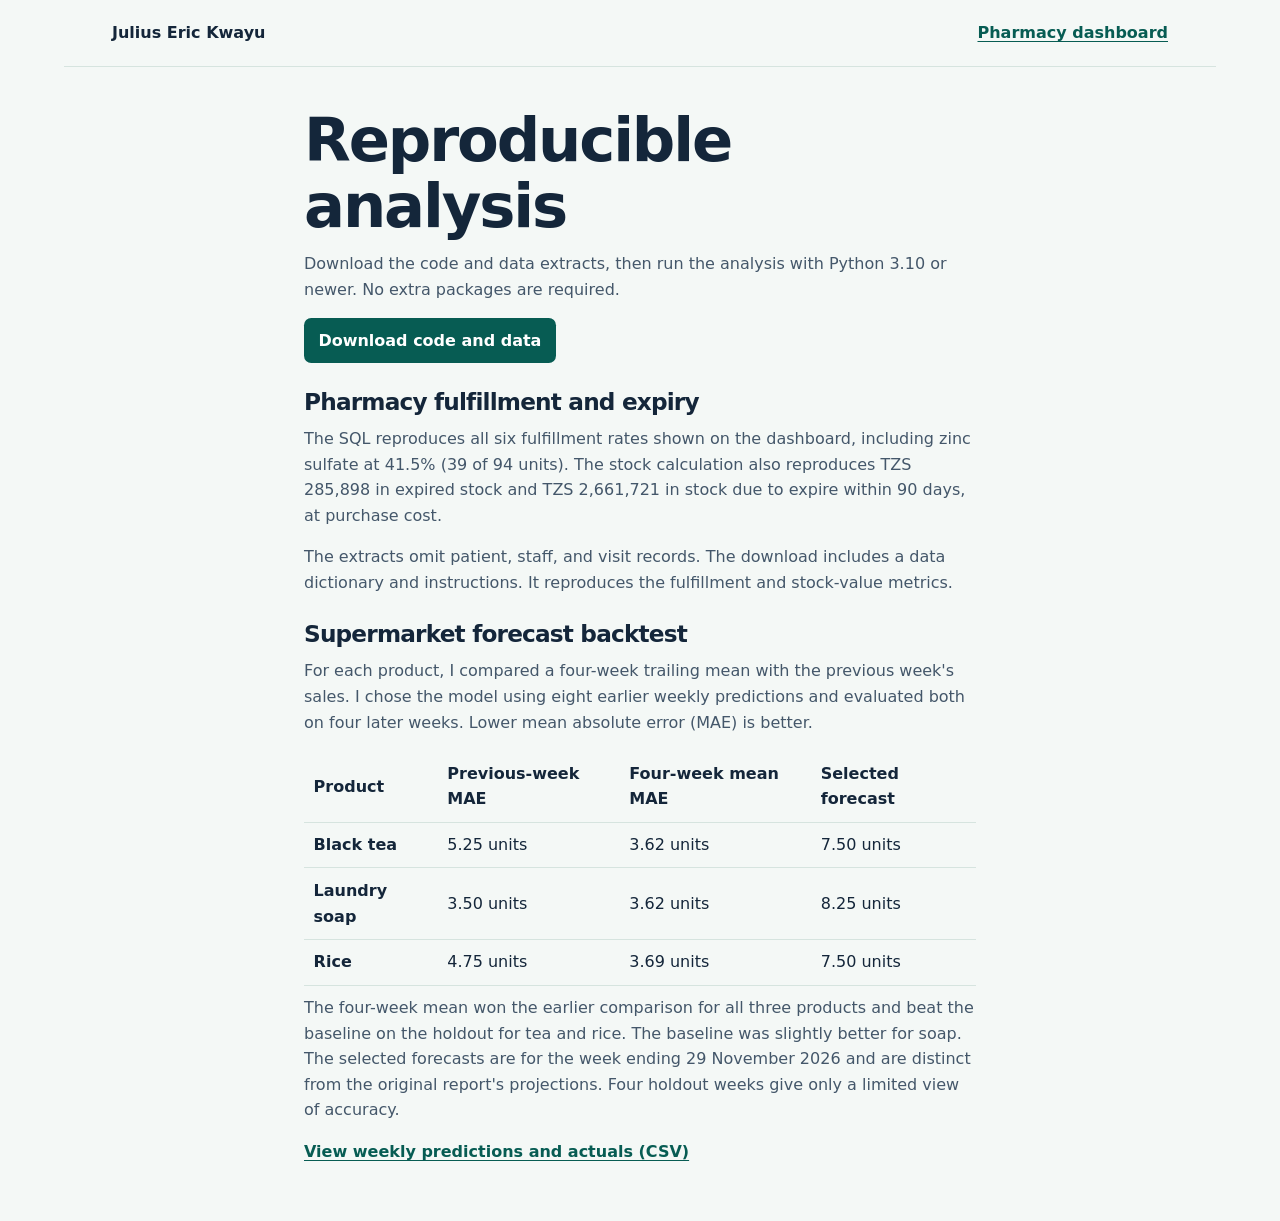
<file: reproducible-analysis.html>
<!doctype html>
<html lang="en">
<head>
<meta charset="utf-8">
<meta name="viewport" content="width=device-width, initial-scale=1">
<title>Reproducible Analysis | Julius Eric Kwayu</title>
<link rel="stylesheet" href="portfolio.css">
<style>table{border-collapse:collapse;width:100%;text-align:left}th,td{padding:.6rem;border-bottom:1px solid var(--line)}.table-wrap{overflow:auto}</style>
</head>
<body>
<header class="wrap bar"><a class="name" href="index.html#projects">Julius Eric Kwayu</a><a href="pharmacy_dashboard.html">Pharmacy dashboard</a></header>
<main class="wrap methods">
<h1>Reproducible analysis</h1>
<p>Download the code and data extracts, then run the analysis with Python 3.10 or newer. No extra packages are required.</p>
<p><a class="button" href="portfolio-analysis.zip" download>Download code and data</a></p>
<h2>Pharmacy fulfillment and expiry</h2>
<p>The SQL reproduces all six fulfillment rates shown on the dashboard, including zinc sulfate at 41.5% (39 of 94 units). The stock calculation also reproduces TZS 285,898 in expired stock and TZS 2,661,721 in stock due to expire within 90 days, at purchase cost.</p>
<p>The extracts omit patient, staff, and visit records. The download includes a data dictionary and instructions. It reproduces the fulfillment and stock-value metrics.</p>
<h2 id="supermarket">Supermarket forecast backtest</h2>
<p>For each product, I compared a four-week trailing mean with the previous week's sales. I chose the model using eight earlier weekly predictions and evaluated both on four later weeks. Lower mean absolute error (MAE) is better.</p>
<div class="table-wrap"><table>
<thead><tr><th scope="col">Product</th><th scope="col">Previous-week MAE</th><th scope="col">Four-week mean MAE</th><th scope="col">Selected forecast</th></tr></thead>
<tbody><tr><th scope="row">Black tea</th><td>5.25 units</td><td>3.62 units</td><td>7.50 units</td></tr>
<tr><th scope="row">Laundry soap</th><td>3.50 units</td><td>3.62 units</td><td>8.25 units</td></tr>
<tr><th scope="row">Rice</th><td>4.75 units</td><td>3.69 units</td><td>7.50 units</td></tr></tbody>
</table></div>
<p>The four-week mean won the earlier comparison for all three products and beat the baseline on the holdout for tea and rice. The baseline was slightly better for soap. The selected forecasts are for the week ending 29 November 2026 and are distinct from the original report's projections. Four holdout weeks give only a limited view of accuracy.</p>
<p><a href="supermarket_backtest.csv">View weekly predictions and actuals (CSV)</a></p>
</main>
</body>
</html>
</file>
<file: portfolio.css>
:root{color-scheme:light;--ink:#14263a;--muted:#44576a;--accent:#075c53;--line:#d6e4df;--paper:#f4f8f6;--white:#fff}
*{box-sizing:border-box}
body{margin:0;background:var(--paper);color:var(--ink);font:1rem/1.6 system-ui,sans-serif}
.wrap{max-width:72rem;margin:auto;padding-inline:clamp(1rem,4vw,3rem)}
.bar{display:flex;justify-content:space-between;align-items:center;gap:.75rem;flex-wrap:wrap;padding-block:1.25rem;border-bottom:1px solid var(--line)}
nav,.actions{display:flex;gap:1rem;align-items:center;flex-wrap:wrap}
a{color:var(--accent);font-weight:680;text-underline-offset:.2em}
a:hover{text-decoration-thickness:.13em}
a:focus-visible,summary:focus-visible{outline:3px solid #ac6719;outline-offset:4px}
.name{color:var(--ink);text-decoration:none}
.hero{padding-block:clamp(2.5rem,7vw,5rem)}
h1,h2,h3{line-height:1.09;letter-spacing:-.035em;margin:0 0 .75rem}
h1{font-size:clamp(2.5rem,7vw,5.4rem);max-width:13ch}
h2{font-size:clamp(1.75rem,4vw,2.55rem)}
h3{font-size:clamp(1.45rem,3vw,2rem)}
p{margin:.6rem 0 1rem;color:var(--muted)}
.label{font-size:.9rem;color:var(--accent);font-weight:750}
.intro{max-width:51ch;font-size:1.16rem;margin-bottom:1.4rem}
.button{display:inline-block;padding:.6rem .9rem;border-radius:.45rem;background:var(--accent);color:var(--white);text-decoration:none}
.panel{background:var(--white);border:1px solid var(--line);border-radius:1rem;padding:clamp(1rem,3vw,2rem)}
.featured,.grid{display:grid;grid-template-columns:repeat(2,minmax(0,1fr));gap:1rem}
.featured{gap:clamp(1rem,3vw,2.5rem);align-items:center}
.grid{margin-top:1rem}
figure{background:#eaf4f0;border-radius:.75rem;padding:1rem;margin:0}
figcaption{font-weight:750}
.chart{padding:0;margin:.75rem 0 0;list-style:none;display:grid;gap:.5rem}
.chart li{display:grid;align-items:center;grid-template-columns:minmax(8rem,1fr) minmax(2rem,1fr) 3.2rem;gap:.5rem;font-size:.9rem}
.track{height:.55rem;border-radius:1rem;background:#ccded8}
.track span{display:block;width:var(--rate);height:100%;border-radius:inherit;background:#177568}
details{padding:.55rem 0;margin-bottom:.75rem;border-block:1px solid var(--line)}
summary{cursor:pointer;font-weight:650}
.contact{margin-block:2rem;display:flex;align-items:center;justify-content:space-between;flex-wrap:wrap;gap:1rem;padding-block:1.5rem;border-top:1px solid var(--line)}
.contact p{margin:0}
.methods{max-width:48rem;padding-block:2.5rem}
.methods h1{font-size:clamp(2.3rem,6vw,3.8rem);max-width:none}
.methods h2{font-size:1.45rem;margin-top:1.6rem}
pre{overflow:auto;padding:1rem;background:#e7efec;border:1px solid var(--line);border-radius:.5rem}
@media(max-width:47rem){.featured,.grid{grid-template-columns:1fr}}
</file>
